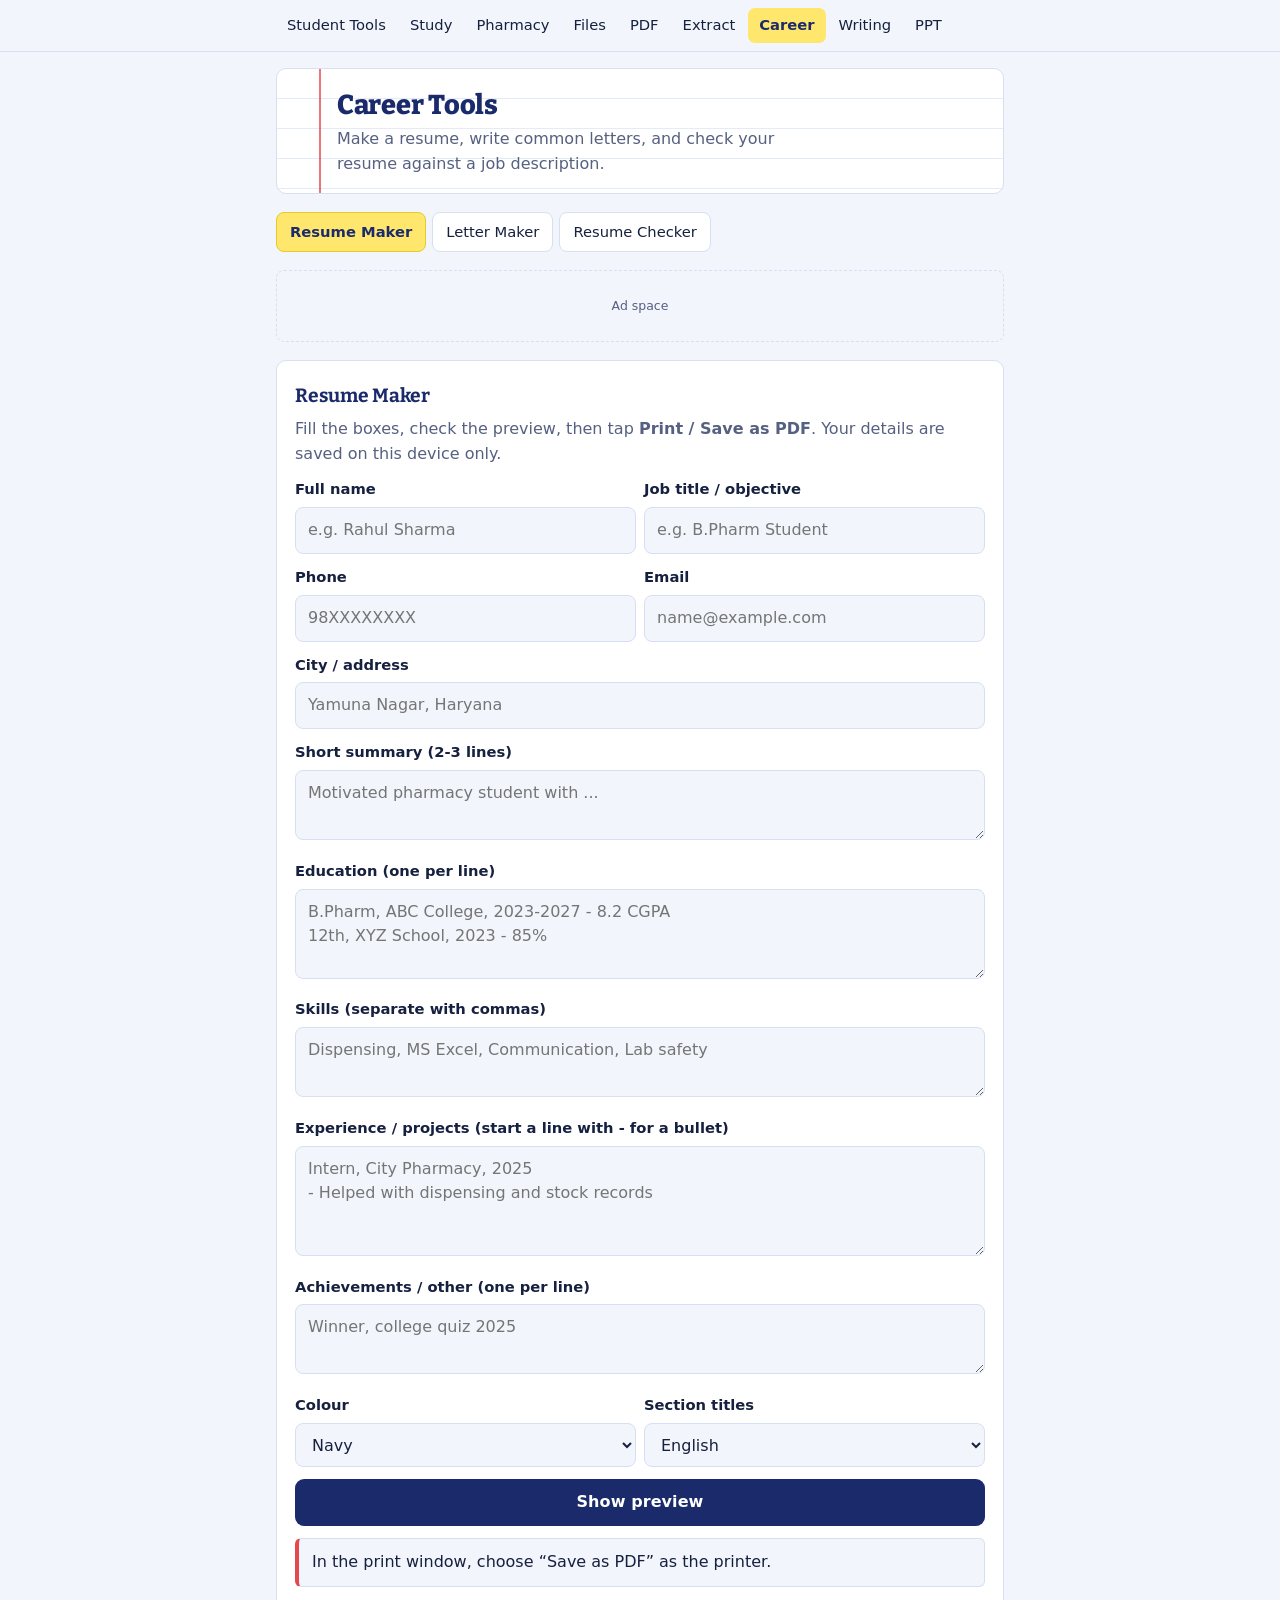
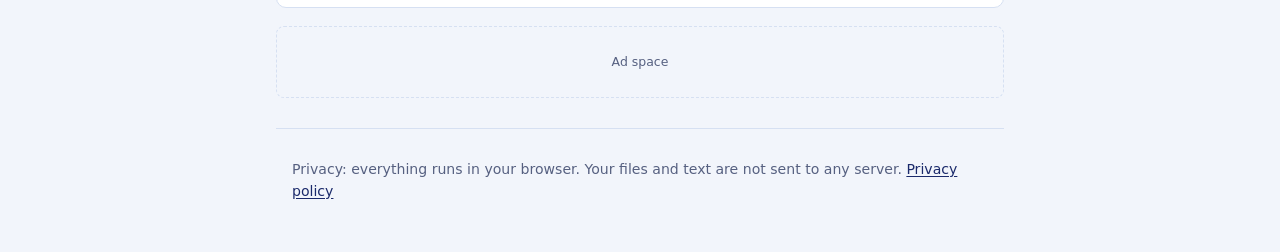
<file: career.html>
<!doctype html>
<html lang="en">
<head>
<meta charset="utf-8">
<meta name="viewport" content="width=device-width, initial-scale=1">
<title>Free Resume Maker, Letter Maker and Resume Checker for Students</title>
<meta name="description" content="Free resume maker, cover letter, leave application and internship letter templates, and a simple resume checker. Works in your browser; nothing is uploaded.">
<style>
  :root{--bg:#f6f7fb;--card:#fff;--text:#1d2433;--muted:#5d6678;--accent:#5f3dc4;--accent-d:#4a2fa0;--line:#e1e5ee;--warn:#fff4e0;--warn-t:#7a4a00;--good:#1a8f4d;--bad:#d33;}
  @media (prefers-color-scheme:dark){:root{--bg:#12151c;--card:#1b2029;--text:#e8ecf4;--muted:#9aa4b8;--accent:#b197fc;--accent-d:#cdbcff;--line:#2b3240;--warn:#3a2d12;--warn-t:#ffd58a;--good:#4cd48a;--bad:#ff7a7a;}}
  *{box-sizing:border-box}
  body{margin:0;background:var(--bg);color:var(--text);font:16px/1.5 system-ui,-apple-system,Segoe UI,Roboto,sans-serif}
  header,main,footer,nav{max-width:760px;margin:0 auto;padding:0 16px}
  nav{padding-top:14px;font-size:.92rem}
  nav a{margin-right:12px;display:inline-block}
  header{padding-top:14px;padding-bottom:8px}
  h1{margin:0 0 4px;font-size:1.6rem}
  h3{margin:18px 0 4px;font-size:1rem}
  .sub{color:var(--muted);margin:0}
  .tabs{display:flex;gap:8px;flex-wrap:wrap;margin:16px 0 12px}
  .tab{border:1px solid var(--line);background:var(--card);color:var(--text);padding:9px 12px;border-radius:10px;font:inherit;font-size:.92rem;cursor:pointer}
  .tab[aria-selected="true"]{background:var(--accent);border-color:var(--accent);color:#fff}
  .card{background:var(--card);border:1px solid var(--line);border-radius:14px;padding:18px;margin-bottom:16px}
  .card h2{margin:0 0 4px;font-size:1.15rem}
  label{display:block;margin:12px 0 6px;font-weight:600;font-size:.92rem}
  label.inl{display:flex;gap:8px;align-items:center;font-weight:400}
  input,select,textarea{width:100%;padding:10px;border:1px solid var(--line);border-radius:8px;background:var(--bg);color:var(--text);font:inherit}
  input[type=checkbox]{width:auto}
  input[type=range]{padding:0}
  textarea{min-height:120px;resize:vertical}
  .row{display:grid;grid-template-columns:1fr 1fr;gap:8px}
  .row3{display:grid;grid-template-columns:1fr 1fr 1fr;gap:8px}
  button.go{margin-top:12px;background:var(--accent);color:#fff;border:0;padding:11px 16px;border-radius:10px;font:inherit;font-weight:600;cursor:pointer;width:100%}
  button.go:hover{background:var(--accent-d)}
  button.alt{background:var(--card);color:var(--text);border:1px solid var(--line)}
  button.go:disabled{opacity:.6;cursor:wait}
  .res{margin-top:12px;padding:10px 12px;border:1px solid var(--line);border-radius:8px;word-break:break-word;min-height:20px;white-space:pre-wrap}
  .warn{margin:12px 0;padding:10px 12px;border-radius:8px;background:var(--warn);color:var(--warn-t);font-size:.92rem}
  .item{border:1px solid var(--line);border-radius:10px;padding:10px 12px;margin-top:8px;word-break:break-word}
  .item .t{font-weight:600}
  code{background:var(--bg);padding:1px 5px;border-radius:4px;border:1px solid var(--line)}
  a{color:var(--accent)}
  footer{padding-top:8px;padding-bottom:32px;color:var(--muted);font-size:.88rem}
  .ad{margin:16px 0;min-height:90px;border:1px dashed var(--line);border-radius:10px;display:flex;align-items:center;justify-content:center;color:var(--muted);font-size:.85rem}
  [hidden]{display:none!important}
  #print-area{display:none}
  @media print{
    @page{margin:14mm}
    body.printing>*:not(#print-area){display:none!important}
    body.printing #print-area{display:block!important;color:#000;background:#fff;font:11pt/1.45 system-ui,Arial,sans-serif}
    body.printing{background:#fff}
  }
</style>
<link rel="preconnect" href="https://fonts.googleapis.com"><link rel="preconnect" href="https://fonts.gstatic.com" crossorigin>
<link rel="stylesheet" href="https://fonts.googleapis.com/css2?family=Bitter:wght@500;700&display=swap">
<link rel="icon" href="data:image/svg+xml,%3Csvg xmlns=%27http://www.w3.org/2000/svg%27 viewBox=%270 0 64 64%27%3E%3Crect width=%2764%27 height=%2764%27 rx=%2714%27 fill=%27%231b2a6b%27/%3E%3Crect x=%2714%27 y=%2726%27 width=%2736%27 height=%2712%27 fill=%27%23ffe66d%27/%3E%3C/svg%3E">
<link rel="stylesheet" href="site.css">
</head>
<body>
<nav><a href="index.html">Student Tools</a><a href="study.html">Study</a><a href="pharmacy.html">Pharmacy</a><a href="files.html">Files</a><a href="pdf.html">PDF</a><a href="extract.html">Extract</a><a href="career.html">Career</a><a href="writing.html">Writing</a><a href="ppt.html">PPT</a></nav>
<header>
  <h1>Career Tools</h1>
  <p class="sub">Make a resume, write common letters, and check your resume against a job description.</p>
</header>

<main>
  <div class="tabs" role="tablist">
    <button class="tab" role="tab" aria-selected="true" data-tab="res">Resume Maker</button>
    <button class="tab" role="tab" aria-selected="false" data-tab="let">Letter Maker</button>
    <button class="tab" role="tab" aria-selected="false" data-tab="chk">Resume Checker</button>
  </div>

  <!-- AD SLOT 1: paste your ad code here after your ad account is approved -->
  <div class="ad">Ad space</div>

  <section class="card" id="tab-res">
    <h2>Resume Maker</h2>
    <p class="sub">Fill the boxes, check the preview, then tap <b>Print / Save as PDF</b>. Your details are saved on this device only.</p>
    <div class="row">
      <div><label for="r-name">Full name</label><input id="r-name" type="text" placeholder="e.g. Rahul Sharma"></div>
      <div><label for="r-title">Job title / objective</label><input id="r-title" type="text" placeholder="e.g. B.Pharm Student"></div>
    </div>
    <div class="row">
      <div><label for="r-phone">Phone</label><input id="r-phone" type="text" placeholder="98XXXXXXXX"></div>
      <div><label for="r-email">Email</label><input id="r-email" type="email" placeholder="name@example.com"></div>
    </div>
    <label for="r-city">City / address</label><input id="r-city" type="text" placeholder="Yamuna Nagar, Haryana">
    <label for="r-sum">Short summary (2-3 lines)</label><textarea id="r-sum" placeholder="Motivated pharmacy student with ..." style="min-height:70px"></textarea>
    <label for="r-edu">Education (one per line)</label><textarea id="r-edu" placeholder="B.Pharm, ABC College, 2023-2027 - 8.2 CGPA&#10;12th, XYZ School, 2023 - 85%" style="min-height:90px"></textarea>
    <label for="r-skills">Skills (separate with commas)</label><textarea id="r-skills" placeholder="Dispensing, MS Excel, Communication, Lab safety" style="min-height:60px"></textarea>
    <label for="r-exp">Experience / projects (start a line with - for a bullet)</label><textarea id="r-exp" placeholder="Intern, City Pharmacy, 2025&#10;- Helped with dispensing and stock records" style="min-height:110px"></textarea>
    <label for="r-ach">Achievements / other (one per line)</label><textarea id="r-ach" placeholder="Winner, college quiz 2025" style="min-height:70px"></textarea>
    <div class="row">
      <div><label for="r-color">Colour</label><select id="r-color"><option value="#1f3a5f">Navy</option><option value="#111111">Black</option><option value="#0b6b4f">Green</option><option value="#8a1c3d">Maroon</option></select></div>
      <div><label for="r-lang">Section titles</label><select id="r-lang"><option value="en">English</option></select></div>
    </div>
    <button class="go" id="r-prev">Show preview</button>
    <div id="r-box" class="item" style="background:#fff;color:#000;padding:18px" hidden></div>
    <button class="go" id="r-print" hidden>Print / Save as PDF</button>
    <div class="res" id="r-msg">In the print window, choose “Save as PDF” as the printer.</div>
  </section>

  <section class="card" id="tab-let" hidden>
    <h2>Letter Maker</h2>
    <p class="sub">Choose a letter type, fill in the boxes and get a ready letter you can edit, copy, or save as PDF.</p>
    <label for="l-type">Letter type</label>
    <select id="l-type">
      <option value="leave">Leave application (to Principal / HOD)</option>
      <option value="cover">Job cover letter</option>
      <option value="intern">Internship application</option>
      <option value="cert">Request for a certificate (bonafide / character / other)</option>
    </select>
    <div class="row">
      <div><label for="l-name">Your name</label><input id="l-name" type="text" placeholder="Rahul Sharma"></div>
      <div><label for="l-class">Class / roll no. / course (optional)</label><input id="l-class" type="text" placeholder="B.Pharm 3rd year, Roll 21"></div>
    </div>
    <label for="l-addr">Your address (optional)</label><textarea id="l-addr" placeholder="Village/Street, City, PIN" style="min-height:50px"></textarea>
    <div class="row">
      <div><label for="l-to">Send to (designation)</label><input id="l-to" type="text" placeholder="The Principal"></div>
      <div><label for="l-org">Institute / company name</label><input id="l-org" type="text" placeholder="ABC College of Pharmacy"></div>
    </div>
    <label for="l-place">Place of institute / company (optional)</label><input id="l-place" type="text" placeholder="Yamuna Nagar">
    <div id="l-extra"></div>
    <button class="go" id="l-go">Make letter</button>
    <label for="l-out">Your letter (you can edit it)</label>
    <textarea id="l-out" style="min-height:300px"></textarea>
    <div class="row">
      <button class="go alt" id="l-copy">Copy</button>
      <button class="go" id="l-print">Print / Save as PDF</button>
    </div>
  </section>

  <section class="card" id="tab-chk" hidden>
    <h2>Resume Checker</h2>
    <div class="warn">This is a simple <strong>keyword and basics</strong> check against a job description. It is not a real ATS score and cannot judge quality. Use it as a quick guide only.</div>
    <label for="c-res">Paste your resume text</label>
    <textarea id="c-res" style="min-height:160px"></textarea>
    <label for="c-jd">Paste the job description (optional, for keyword match)</label>
    <textarea id="c-jd" style="min-height:130px"></textarea>
    <button class="go" id="c-go">Check resume</button>
    <div class="res" id="c-out"></div>
  </section>

  <!-- AD SLOT 2 -->
  <div class="ad">Ad space</div>
</main>

<footer><p>Privacy: everything runs in your browser. Your files and text are not sent to any server. <a href="privacy.html">Privacy policy</a></p></footer>
<div id="print-area"></div>


<script>
(function(){

  var $=function(id){return document.getElementById(id);};
  function setMsg(id,t,err){var e=$(id);e.textContent=t;e.style.color=err?'#d33':'';}
  function baseName(n){return n.replace(/\.[^.]+$/,'');}
  function downloadBlob(blob,name){var a=document.createElement('a');a.href=URL.createObjectURL(blob);a.download=name;document.body.appendChild(a);a.click();a.remove();}
  function fmtSize(n){return n>=1048576?(n/1048576).toFixed(2)+' MB':Math.max(1,Math.round(n/1024))+' KB';}
  function copyText(t,done){if(navigator.clipboard&&navigator.clipboard.writeText){navigator.clipboard.writeText(t).then(done,function(){prompt('Copy this:',t);});}else{prompt('Copy this:',t);}}
  function loadImage(file){return new Promise(function(res,rej){var u=URL.createObjectURL(file),im=new Image();im.onload=function(){URL.revokeObjectURL(u);res(im);};im.onerror=function(){URL.revokeObjectURL(u);rej(new Error('Could not read this image.'));};im.src=u;});}
  function store(k,v){try{localStorage.setItem(k,JSON.stringify(v));}catch(e){}}
  function load(k,d){try{var s=localStorage.getItem(k);return s?JSON.parse(s):d;}catch(e){return d;}}
  var tabs=document.querySelectorAll('.tab');
  tabs.forEach(function(t){t.addEventListener('click',function(){tabs.forEach(function(x){var on=x===t;x.setAttribute('aria-selected',on?'true':'false');$('tab-'+x.dataset.tab).hidden=!on;});});});

  var td=function(){var d=new Date();return d.getDate()+' '+['January','February','March','April','May','June','July','August','September','October','November','December'][d.getMonth()]+' '+d.getFullYear();};
  function el(tag,text,css){var e=document.createElement(tag);if(text!==undefined&&text!==null)e.textContent=text;if(css)e.style.cssText=css;return e;}
  function printNode(node){
    var pa=$('print-area');pa.innerHTML='';pa.appendChild(node.cloneNode(true));
    document.body.classList.add('printing');window.print();
    setTimeout(function(){document.body.classList.remove('printing');},500);
  }
  window.addEventListener('afterprint',function(){document.body.classList.remove('printing');});

  // ================= RESUME MAKER =================
  var RF=['r-name','r-title','r-phone','r-email','r-city','r-sum','r-edu','r-skills','r-exp','r-ach','r-color'];
  var saved=load('cr_resume',{});RF.forEach(function(id){if(saved[id]!==undefined)$(id).value=saved[id];});
  function lines(t){return t.split('\n').map(function(l){return l.trim();}).filter(Boolean);}
  function buildResume(v){
    var col=v['r-color']||'#1f3a5f',root=el('div','','font-family:Arial,Helvetica,sans-serif;font-size:11pt;line-height:1.45;color:#000;');
    root.appendChild(el('div',v['r-name']||'Your Name','font-size:22pt;font-weight:700;color:'+col+';'));
    if(v['r-title'])root.appendChild(el('div',v['r-title'],'font-size:12pt;margin-top:2px;'));
    var contact=[v['r-phone'],v['r-email'],v['r-city']].filter(Boolean).join('  |  ');
    if(contact)root.appendChild(el('div',contact,'font-size:10pt;margin-top:4px;color:#333;'));
    function section(title){
      var h=el('div',title.toUpperCase(),'font-weight:700;font-size:11pt;color:'+col+';border-bottom:2px solid '+col+';margin:14px 0 6px;padding-bottom:2px;letter-spacing:.5px;');
      root.appendChild(h);
    }
    if(v['r-sum']&&v['r-sum'].trim()){section('Summary');root.appendChild(el('div',v['r-sum'].trim()));}
    var edu=lines(v['r-edu']||'');if(edu.length){section('Education');edu.forEach(function(l){root.appendChild(el('div',l,'margin-bottom:3px;'));});}
    var sk=(v['r-skills']||'').split(',').map(function(s){return s.trim();}).filter(Boolean);if(sk.length){section('Skills');root.appendChild(el('div',sk.join('  •  ')));}
    var ex=lines(v['r-exp']||'');
    if(ex.length){section('Experience / Projects');ex.forEach(function(l){
      if(/^[-•*]\s*/.test(l))root.appendChild(el('div','•  '+l.replace(/^[-•*]\s*/,''),'margin-left:14px;text-indent:-12px;padding-left:12px;'));
      else root.appendChild(el('div',l,'font-weight:700;margin-top:6px;'));
    });}
    var ac=lines(v['r-ach']||'');if(ac.length){section('Achievements');ac.forEach(function(l){root.appendChild(el('div','•  '+l.replace(/^[-•*]\s*/,''),'margin-left:14px;text-indent:-12px;padding-left:12px;'));});}
    return root;
  }
  window.__buildResume=buildResume;
  function resumeValues(){var v={};RF.forEach(function(id){v[id]=$(id).value;});return v;}
  RF.forEach(function(id){$(id).addEventListener('input',function(){store('cr_resume',resumeValues());});});
  $('r-prev').addEventListener('click',function(){
    var v=resumeValues();
    if(!v['r-name'].trim()){setMsg('r-msg','Please type your name first.',true);return;}
    var box=$('r-box');box.innerHTML='';box.appendChild(buildResume(v));box.hidden=false;$('r-print').hidden=false;
    setMsg('r-msg','Check the preview. In the print window, choose “Save as PDF” as the printer.');
  });
  $('r-print').addEventListener('click',function(){printNode($('r-box'));});

  // ================= LETTER MAKER =================
  var EXTRA={
    leave:[['x-from','Leave from (date)','date'],['x-till','Leave till (date)','date'],['x-reason','Reason for leave','text','e.g. fever / family function']],
    cover:[['x-pos','Post you are applying for','text','e.g. Pharmacy Assistant'],['x-skills','Your key skills or qualification','text','e.g. B.Pharm, dispensing, MS Excel'],['x-why','Why you want this job (one line)','text','']],
    intern:[['x-field','Field / department','text','e.g. Production / Quality Control'],['x-dur','Duration','text','e.g. 4 weeks in June 2027'],['x-why','Why you want this internship (one line)','text','']],
    cert:[['x-cert','Certificate needed','text','e.g. Bonafide certificate'],['x-purpose','Purpose','text','e.g. scholarship application']]
  };
  function renderExtra(){
    var box=$('l-extra');box.innerHTML='';
    EXTRA[$('l-type').value].forEach(function(f){
      var lab=el('label',f[1]);lab.htmlFor=f[0];var inp=document.createElement('input');inp.id=f[0];inp.type=f[2];if(f[3])inp.placeholder=f[3];
      box.appendChild(lab);box.appendChild(inp);
    });
  }
  $('l-type').addEventListener('change',renderExtra);renderExtra();
  function dmy(s){if(!s)return '';var p=s.split('-');return p.length===3?p[2]+'-'+p[1]+'-'+p[0]:s;}
  function days(a,b){if(!a||!b)return 0;return Math.round((new Date(b)-new Date(a))/86400000)+1;}
  function makeLetter(type,v){
    var name=v.name||'[Your name]',to=v.to||'The Principal',org=v.org||'[Institute / company]',L=[];
    var from=['From,',name];if(v.cls)from.push(v.cls);if(v.addr)from.push(v.addr);
    L=L.concat(from,['','Date: '+(v.date||td()),'','To,',to,org]);if(v.place)L.push(v.place);L.push('');
    var subj,body;
    if(type==='leave'){
      var n=days(v.x['x-from'],v.x['x-till']);
      subj='Application for leave';
      body='I respectfully state that I am unable to attend '+(v.cls?'my classes ':'college ')+(v.x['x-from']?'from '+dmy(v.x['x-from'])+(v.x['x-till']?' to '+dmy(v.x['x-till'])+(n>0?' ('+n+' day'+(n>1?'s':'')+')':''):''):'')+(v.x['x-reason']?' due to '+v.x['x-reason']:'')+'.\n\nI kindly request you to grant me leave for the above period. I will complete the missed work after returning.';
    }else if(type==='cover'){
      subj='Application for the post of '+(v.x['x-pos']||'[post]');
      body='I am writing to apply for the post of '+(v.x['x-pos']||'[post]')+' at '+org+'.'+(v.x['x-skills']?' I have '+v.x['x-skills']+', which I believe suits this role.':'')+(v.x['x-why']?' '+v.x['x-why'].replace(/\.?$/,'.'):'')+'\n\nI am hardworking, willing to learn, and committed to doing my duties responsibly. My resume is attached for your kind consideration. I would be grateful for an opportunity to meet you for an interview.';
    }else if(type==='intern'){
      subj='Application for internship'+(v.x['x-field']?' in '+v.x['x-field']:'');
      body='I am a student'+(v.cls?' of '+v.cls:'')+' and I wish to do an internship'+(v.x['x-field']?' in the field of '+v.x['x-field']:'')+' at '+org+(v.x['x-dur']?' for '+v.x['x-dur']:'')+'.'+(v.x['x-why']?' '+v.x['x-why'].replace(/\.?$/,'.'):'')+'\n\nI am eager to learn and will follow all rules of your organisation. I request you to kindly give me this opportunity. I will be thankful to you.';
    }else{
      subj='Request for '+(v.x['x-cert']||'certificate');
      body='I am a student'+(v.cls?' of '+v.cls:'')+' of your institution. I kindly request you to issue me a '+(v.x['x-cert']||'certificate')+(v.x['x-purpose']?' as I need it for '+v.x['x-purpose']:'')+'.\n\nI shall be very thankful to you for this kind help.';
    }
    L.push('Subject: '+subj,'',(type==='cover'||type==='intern')?'Respected Sir/Madam,':'Respected Sir/Madam,','',body,'','Thanking you.','','Yours faithfully,',name);
    if(v.cls)L.push(v.cls);
    return L.join('\n');
  }
  window.__makeLetter=makeLetter;
  $('l-go').addEventListener('click',function(){
    var x={};(EXTRA[$('l-type').value]).forEach(function(f){x[f[0]]=$(f[0]).value.trim();});
    var v={name:$('l-name').value.trim(),cls:$('l-class').value.trim(),addr:$('l-addr').value.trim(),to:$('l-to').value.trim(),org:$('l-org').value.trim(),place:$('l-place').value.trim(),x:x};
    $('l-out').value=makeLetter($('l-type').value,v);
  });
  $('l-copy').addEventListener('click',function(){var b=this;copyText($('l-out').value,function(){b.textContent='Copied!';setTimeout(function(){b.textContent='Copy';},1500);});});
  $('l-print').addEventListener('click',function(){
    if(!$('l-out').value.trim())return;
    var d=el('div',$('l-out').value,'white-space:pre-wrap;font-family:Arial,Helvetica,sans-serif;font-size:12pt;line-height:1.6;');printNode(d);
  });

  // ================= RESUME CHECKER =================
  var STOP='a an and are as at be been but by can do for from had has have he her his how i if in into is it its may more most must not of on or our out she so some such than that the their them then there these they this to up us use used using was we were what when which who will with would you your about also any all each other new per etc job role work works working team looking required requirements responsibilities ability candidate experience years year skills strong good well plus including preferred knowledge understanding need needs key must should great excellent ideal like looking'.split(' ');
  var stopSet={};STOP.forEach(function(w){stopSet[w]=1;});
  function keywords(t,n){
    var freq={};(t.toLowerCase().match(/[a-z][a-z0-9+#.\-]{2,}/g)||[]).forEach(function(w){w=w.replace(/[.\-]+$/,'');if(w.length<3||stopSet[w])return;freq[w]=(freq[w]||0)+1;});
    return Object.keys(freq).sort(function(a,b){return freq[b]-freq[a]||b.length-a.length;}).slice(0,n);
  }
  function checkResume(res,jd){
    var r=res.toLowerCase(),words=(res.match(/\S+/g)||[]).length,out=[],ok=0,tot=0;
    function chk(c,good,bad){tot++;if(c)ok++;out.push((c?'✓ ':'✗ ')+(c?good:bad));}
    chk(/[\w.+-]+@[\w-]+\.[\w.]+/.test(res),'Email found','No email address found');
    chk(/(?:\+?91[\s-]?)?[6-9]\d{9}/.test(res.replace(/[\s-]/g,'')),'Phone number found','No 10-digit phone number found');
    chk(/education|qualification|b\.?\s?pharm|d\.?\s?pharm|m\.?\s?pharm|degree|school|college|university/.test(r),'Education section found','No education details found');
    chk(/skills?|technical|competenc/.test(r),'Skills mentioned','No skills section found');
    chk(/experience|intern|project|training|work/.test(r),'Experience / projects / training mentioned','No experience, projects or training mentioned');
    chk(words>=150&&words<=900,'Length looks fine ('+words+' words)','Length: '+words+' words — usually 150 to 700 words works best for a student resume');
    var res2={lines:out,basics:ok+'/'+tot,jd:null};
    if(jd&&jd.trim()){
      var kws=keywords(jd,25),have=kws.filter(function(k){return r.indexOf(k)>-1;}),miss=kws.filter(function(k){return r.indexOf(k)<0;});
      res2.jd={pct:kws.length?Math.round(have.length/kws.length*100):0,have:have,miss:miss,n:kws.length};
    }
    return res2;
  }
  window.__checkResume=checkResume;
  $('c-go').addEventListener('click',function(){
    var res=$('c-res').value;if(!res.trim()){setMsg('c-out','Please paste your resume text first.',true);return;}
    var r=checkResume(res,$('c-jd').value),t='Basics checked: '+r.basics+'\n'+r.lines.join('\n');
    if(r.jd)t+='\n\nKeyword match with the job description: '+r.jd.pct+'% ('+r.jd.have.length+' of the '+r.jd.n+' main words found)\nFound: '+(r.jd.have.join(', ')||'none')+'\nMissing (add only if they are true for you): '+(r.jd.miss.join(', ')||'none');
    setMsg('c-out',t);
  });

})();
</script>
<script src="site.js"></script>
</body>
</html>
</file>
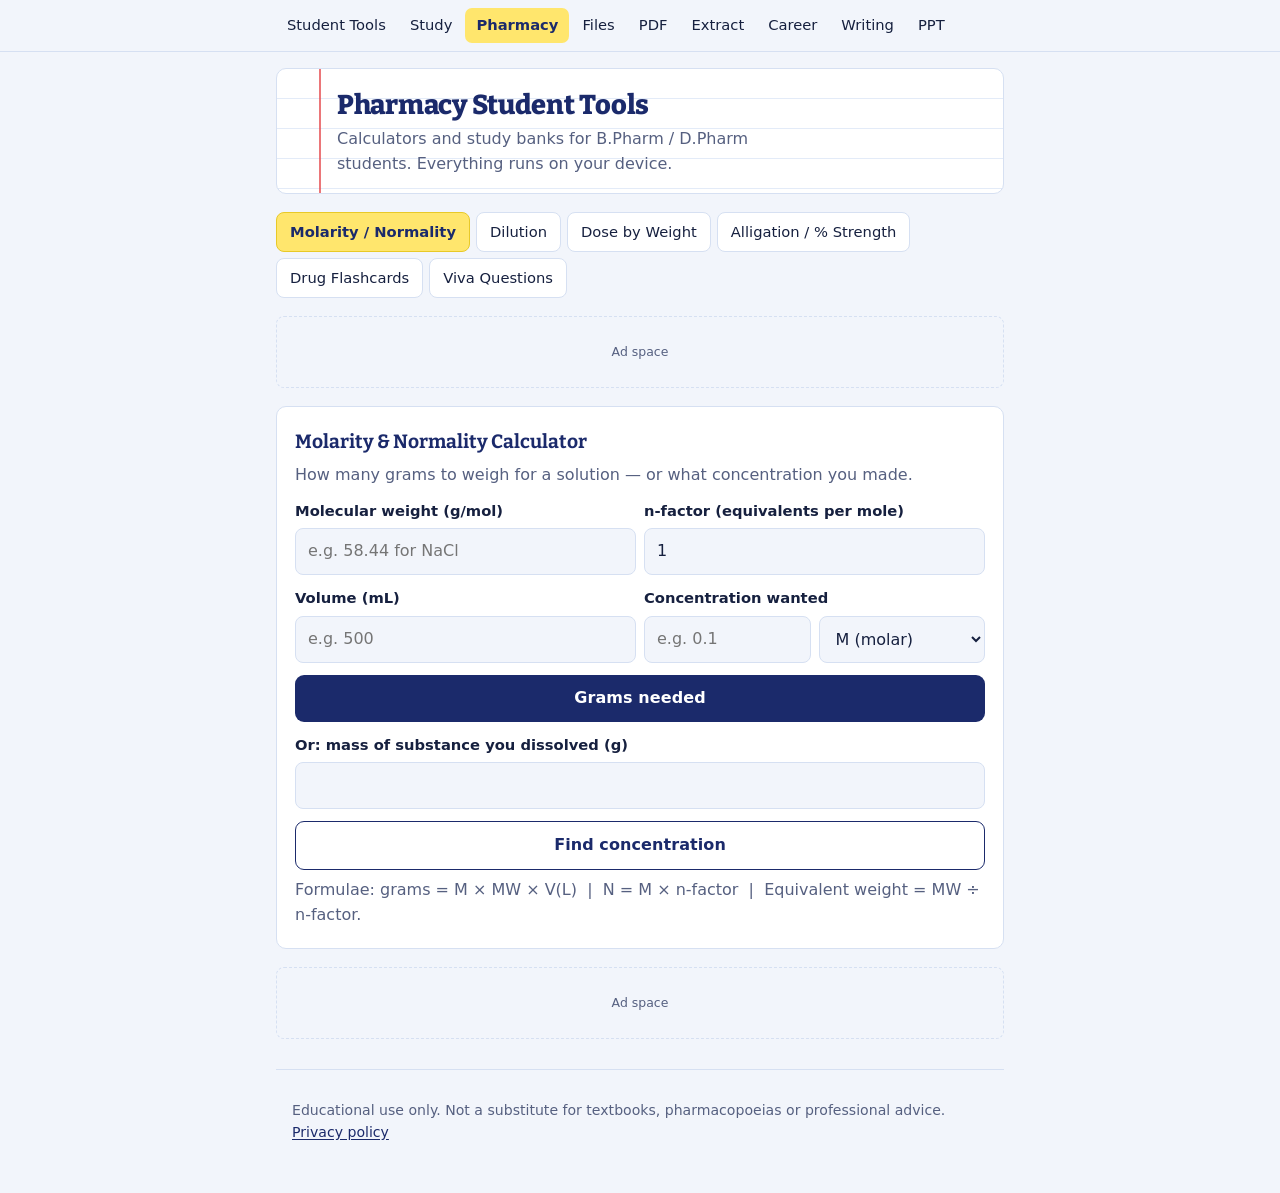
<file: pharmacy.html>
<!doctype html>
<html lang="en">
<head>
<meta charset="utf-8">
<meta name="viewport" content="width=device-width, initial-scale=1">
<title>Pharmacy Student Tools</title>
<meta name="description" content="Free pharmacy student tools: molarity, normality and dilution calculator, dose by weight, alligation and percentage strength, drug flashcards and a viva question bank.">
<style>
  :root{--bg:#f6f7fb;--card:#fff;--text:#1d2433;--muted:#5d6678;--accent:#7a4fe0;--accent-d:#5f38c2;--line:#e1e5ee;--warn:#fff4e0;--warn-t:#7a4a00;}
  @media (prefers-color-scheme:dark){:root{--bg:#12151c;--card:#1b2029;--text:#e8ecf4;--muted:#9aa4b8;--accent:#9b7bff;--accent-d:#b9a2ff;--line:#2b3240;--warn:#3a2d12;--warn-t:#ffd58a;}}
  *{box-sizing:border-box}
  body{margin:0;background:var(--bg);color:var(--text);font:16px/1.5 system-ui,-apple-system,Segoe UI,Roboto,sans-serif}
  header,main,footer,nav{max-width:760px;margin:0 auto;padding:0 16px}
  nav{padding-top:14px;font-size:.92rem}
  nav a{margin-right:12px;display:inline-block}
  header{padding-top:14px;padding-bottom:8px}
  h1{margin:0 0 4px;font-size:1.6rem}
  h3{margin:18px 0 4px;font-size:1rem}
  .sub{color:var(--muted);margin:0}
  .tabs{display:flex;gap:8px;flex-wrap:wrap;margin:16px 0 12px}
  .tab{border:1px solid var(--line);background:var(--card);color:var(--text);padding:9px 12px;border-radius:10px;font:inherit;font-size:.92rem;cursor:pointer}
  .tab[aria-selected="true"]{background:var(--accent);border-color:var(--accent);color:#fff}
  .card{background:var(--card);border:1px solid var(--line);border-radius:14px;padding:18px;margin-bottom:16px}
  .card h2{margin:0 0 4px;font-size:1.15rem}
  label{display:block;margin:12px 0 6px;font-weight:600;font-size:.92rem}
  input,select,textarea{width:100%;padding:10px;border:1px solid var(--line);border-radius:8px;background:var(--bg);color:var(--text);font:inherit}
  textarea{min-height:80px;resize:vertical}
  .row{display:grid;grid-template-columns:1fr 1fr;gap:8px}
  .row3{display:grid;grid-template-columns:1fr 1fr 1fr;gap:8px}
  button.go{margin-top:12px;background:var(--accent);color:#fff;border:0;padding:11px 16px;border-radius:10px;font:inherit;font-weight:600;cursor:pointer;width:100%}
  button.go:hover{background:var(--accent-d)}
  button.alt{background:var(--card);color:var(--text);border:1px solid var(--line)}
  .res{margin-top:12px;padding:10px 12px;border:1px solid var(--line);border-radius:8px;word-break:break-word;min-height:20px;white-space:pre-wrap}
  .warn{margin:12px 0;padding:10px 12px;border-radius:8px;background:var(--warn);color:var(--warn-t);font-size:.92rem}
  .flash{margin-top:12px;min-height:150px;border:2px solid var(--accent);border-radius:14px;display:flex;align-items:center;justify-content:center;text-align:center;padding:18px;font-size:1.2rem;cursor:pointer;user-select:none}
  .qa{border:1px solid var(--line);border-radius:10px;padding:10px 12px;margin-top:8px}
  .qa b{display:block}
  .qa .ans{margin-top:6px;color:var(--muted)}
  .tag{font-size:.78rem;color:var(--accent);font-weight:600}
  a{color:var(--accent)}
  footer{padding-top:8px;padding-bottom:32px;color:var(--muted);font-size:.88rem}
  .ad{margin:16px 0;min-height:90px;border:1px dashed var(--line);border-radius:10px;display:flex;align-items:center;justify-content:center;color:var(--muted);font-size:.85rem}
  [hidden]{display:none!important}
</style>
<link rel="preconnect" href="https://fonts.googleapis.com"><link rel="preconnect" href="https://fonts.gstatic.com" crossorigin>
<link rel="stylesheet" href="https://fonts.googleapis.com/css2?family=Bitter:wght@500;700&display=swap">
<link rel="icon" href="data:image/svg+xml,%3Csvg xmlns=%27http://www.w3.org/2000/svg%27 viewBox=%270 0 64 64%27%3E%3Crect width=%2764%27 height=%2764%27 rx=%2714%27 fill=%27%231b2a6b%27/%3E%3Crect x=%2714%27 y=%2726%27 width=%2736%27 height=%2712%27 fill=%27%23ffe66d%27/%3E%3C/svg%3E">
<link rel="stylesheet" href="site.css">
</head>
<body>
<nav><a href="index.html">Student Tools</a><a href="study.html">Study</a><a href="pharmacy.html">Pharmacy</a><a href="files.html">Files</a><a href="pdf.html">PDF</a><a href="extract.html">Extract</a><a href="career.html">Career</a><a href="writing.html">Writing</a><a href="ppt.html">PPT</a></nav>
<header>
  <h1>Pharmacy Student Tools</h1>
  <p class="sub">Calculators and study banks for B.Pharm / D.Pharm students. Everything runs on your device.</p>
</header>

<main>
  <div class="tabs" role="tablist" id="tabs">
    <button class="tab" role="tab" aria-selected="true" data-tab="sol">Molarity / Normality</button>
    <button class="tab" role="tab" aria-selected="false" data-tab="dil">Dilution</button>
    <button class="tab" role="tab" aria-selected="false" data-tab="dose">Dose by Weight</button>
    <button class="tab" role="tab" aria-selected="false" data-tab="allig">Alligation / % Strength</button>
    <button class="tab" role="tab" aria-selected="false" data-tab="flash">Drug Flashcards</button>
    <button class="tab" role="tab" aria-selected="false" data-tab="viva">Viva Questions</button>
  </div>

  <!-- AD SLOT 1 -->
  <div class="ad">Ad space</div>

  <!-- Molarity / Normality -->
  <section class="card" id="tab-sol">
    <h2>Molarity &amp; Normality Calculator</h2>
    <p class="sub">How many grams to weigh for a solution — or what concentration you made.</p>
    <div class="row">
      <div><label for="s-mw">Molecular weight (g/mol)</label><input id="s-mw" type="number" step="any" min="0" placeholder="e.g. 58.44 for NaCl"></div>
      <div><label for="s-n">n-factor (equivalents per mole)</label><input id="s-n" type="number" step="any" min="0" value="1"></div>
    </div>
    <div class="row">
      <div><label for="s-v">Volume (mL)</label><input id="s-v" type="number" step="any" min="0" placeholder="e.g. 500"></div>
      <div><label for="s-c">Concentration wanted</label>
        <div class="row"><input id="s-c" type="number" step="any" min="0" placeholder="e.g. 0.1"><select id="s-u"><option value="M">M (molar)</option><option value="N">N (normal)</option></select></div>
      </div>
    </div>
    <button class="go" id="s-go1">Grams needed</button>
    <label for="s-m">Or: mass of substance you dissolved (g)</label>
    <input id="s-m" type="number" step="any" min="0">
    <button class="go alt" id="s-go2">Find concentration</button>
    <div class="res" id="s-res"></div>
    <p class="sub" style="margin-top:8px">Formulae: grams = M × MW × V(L) &nbsp;|&nbsp; N = M × n-factor &nbsp;|&nbsp; Equivalent weight = MW ÷ n-factor.</p>
  </section>

  <!-- Dilution -->
  <section class="card" id="tab-dil" hidden>
    <h2>Dilution Calculator (C₁V₁ = C₂V₂)</h2>
    <p class="sub">Fill any <strong>three</strong> boxes and leave one empty. Use the same unit for both concentrations and both volumes.</p>
    <div class="row">
      <div><label for="d-c1">C₁ (stock concentration)</label><input id="d-c1" type="number" step="any" min="0"></div>
      <div><label for="d-v1">V₁ (stock volume needed)</label><input id="d-v1" type="number" step="any" min="0"></div>
    </div>
    <div class="row">
      <div><label for="d-c2">C₂ (final concentration)</label><input id="d-c2" type="number" step="any" min="0"></div>
      <div><label for="d-v2">V₂ (final volume)</label><input id="d-v2" type="number" step="any" min="0"></div>
    </div>
    <button class="go" id="d-go">Calculate</button>
    <div class="res" id="d-res"></div>
  </section>

  <!-- Dose by weight -->
  <section class="card" id="tab-dose" hidden>
    <h2>Dose-by-Weight Calculator</h2>
    <div class="warn"><strong>For learning only.</strong> Do not use this to dose a real patient. Always check the dose with a doctor, pharmacist or an approved reference (drug label, pharmacopoeia, formulary).</div>
    <div class="row">
      <div><label for="o-w">Body weight (kg)</label><input id="o-w" type="number" step="any" min="0"></div>
      <div><label for="o-d">Dose (mg per kg per dose)</label><input id="o-d" type="number" step="any" min="0"></div>
    </div>
    <div class="row">
      <div><label for="o-f">Doses per day</label><input id="o-f" type="number" min="1" step="1" value="1"></div>
      <div><label for="o-c">Liquid strength (mg per mL) — optional</label><input id="o-c" type="number" step="any" min="0" placeholder="e.g. 24 for 120 mg/5 mL"></div>
    </div>
    <div class="row">
      <div><label for="o-mx">Max single dose (mg) — optional</label><input id="o-mx" type="number" step="any" min="0"></div>
      <div><label for="o-md">Max daily dose (mg) — optional</label><input id="o-md" type="number" step="any" min="0"></div>
    </div>
    <button class="go" id="o-go">Calculate</button>
    <div class="res" id="o-res"></div>
  </section>

  <!-- Alligation -->
  <section class="card" id="tab-allig" hidden>
    <h2>Alligation &amp; Percentage Strength</h2>

    <h3>1. Alligation alternate (mixing two strengths to get a third)</h3>
    <div class="row3">
      <div><label for="a-h">Higher strength (%)</label><input id="a-h" type="number" step="any" min="0"></div>
      <div><label for="a-l">Lower strength (%)</label><input id="a-l" type="number" step="any" min="0"></div>
      <div><label for="a-d">Desired strength (%)</label><input id="a-d" type="number" step="any" min="0"></div>
    </div>
    <label for="a-q">Total quantity wanted (optional)</label>
    <input id="a-q" type="number" step="any" min="0">
    <button class="go" id="a-go">Calculate</button>
    <div class="res" id="a-res"></div>

    <h3>2. Alligation medial (strength of a mixture)</h3>
    <div class="row"><input id="m-q1" type="number" step="any" min="0" placeholder="Quantity 1"><input id="m-s1" type="number" step="any" min="0" placeholder="Strength 1 (%)"></div>
    <div class="row" style="margin-top:8px"><input id="m-q2" type="number" step="any" min="0" placeholder="Quantity 2"><input id="m-s2" type="number" step="any" min="0" placeholder="Strength 2 (%)"></div>
    <div class="row" style="margin-top:8px"><input id="m-q3" type="number" step="any" min="0" placeholder="Quantity 3 (optional)"><input id="m-s3" type="number" step="any" min="0" placeholder="Strength 3 (%)"></div>
    <button class="go" id="m-go">Calculate</button>
    <div class="res" id="m-res"></div>

    <h3>3. Percentage strength (w/v, w/w, v/v)</h3>
    <div class="row">
      <div><label for="p-t">Type</label><select id="p-t"><option value="w/v">w/v (g per 100 mL)</option><option value="w/w">w/w (g per 100 g)</option><option value="v/v">v/v (mL per 100 mL)</option></select></div>
      <div><label for="p-tot">Total quantity of preparation (mL or g)</label><input id="p-tot" type="number" step="any" min="0"></div>
    </div>
    <div class="row">
      <div><label for="p-amt">Amount of solute (g or mL)</label><input id="p-amt" type="number" step="any" min="0"></div>
      <div><label for="p-pc">Percentage strength (%)</label><input id="p-pc" type="number" step="any" min="0"></div>
    </div>
    <p class="sub">Fill total + solute to get the %. Or fill total + % to get the solute needed.</p>
    <button class="go" id="p-go">Calculate</button>
    <div class="res" id="p-res"></div>
  </section>

  <!-- Flashcards -->
  <section class="card" id="tab-flash" hidden>
    <h2>Drug Name Flashcards</h2>
    <p class="sub">Tap the card to flip it. Starter set — verify details with your textbook. You can add your own cards.</p>
    <div class="flash" id="f-card" tabindex="0" role="button" aria-label="Flip card"></div>
    <div class="row" style="margin-top:8px">
      <button class="go alt" id="f-prev">← Previous</button>
      <button class="go alt" id="f-next">Next →</button>
    </div>
    <button class="go" id="f-shuf">Shuffle</button>
    <div class="sub" id="f-count" style="margin-top:8px"></div>
    <h3>Add your own card</h3>
    <input id="f-new-q" type="text" placeholder="Drug name (front)">
    <input id="f-new-a" type="text" placeholder="Class / use / key point (back)" style="margin-top:8px">
    <button class="go alt" id="f-add">Add card (saved on this device)</button>
  </section>

  <!-- Viva -->
  <section class="card" id="tab-viva" hidden>
    <h2>Viva Question Bank</h2>
    <p class="sub">Short starter questions with answers. Tap a question to show the answer. Verify with your syllabus and textbooks.</p>
    <label for="v-sub">Subject</label>
    <select id="v-sub"></select>
    <div id="v-list"></div>
    <h3>Add your own question</h3>
    <select id="v-new-s"></select>
    <input id="v-new-q" type="text" placeholder="Question" style="margin-top:8px">
    <textarea id="v-new-a" placeholder="Answer" style="margin-top:8px"></textarea>
    <button class="go alt" id="v-add">Add question (saved on this device)</button>
  </section>

  <!-- AD SLOT 2 -->
  <div class="ad">Ad space</div>
</main>

<footer>
  <p>Educational use only. Not a substitute for textbooks, pharmacopoeias or professional advice. <a href="privacy.html">Privacy policy</a></p>
</footer>

<script>
(function(){
  var $=function(id){return document.getElementById(id);};
  function num(id){var v=parseFloat($(id).value);return isNaN(v)?null:v;}
  function fmt(x){return +x.toPrecision(6);}
  function store(k,v){try{localStorage.setItem(k,JSON.stringify(v));}catch(e){}}
  function load(k,d){try{var s=localStorage.getItem(k);return s?JSON.parse(s):d;}catch(e){return d;}}

  // ---------- tabs ----------
  var tabs=document.querySelectorAll('.tab');
  tabs.forEach(function(t){
    t.addEventListener('click',function(){
      tabs.forEach(function(x){
        var on=x===t;x.setAttribute('aria-selected',on?'true':'false');
        $('tab-'+x.dataset.tab).hidden=!on;
      });
    });
  });

  // ---------- molarity / normality ----------
  function showConc(out,molar,n,mw,mass,vL){
    var normal=molar*n,eq=mw/n;
    out.textContent='Mass: '+fmt(mass)+' g in '+fmt(vL*1000)+' mL\nMolarity: '+fmt(molar)+' M\nNormality: '+fmt(normal)+' N\nEquivalent weight: '+fmt(eq)+' g/eq';
  }
  $('s-go1').addEventListener('click',function(){
    var mw=num('s-mw'),n=num('s-n'),v=num('s-v'),c=num('s-c'),o=$('s-res');
    if(!(mw>0)||!(n>0)||!(v>0)||c===null||c<0){o.textContent='Please fill molecular weight, n-factor, volume and concentration (all positive).';return;}
    var vL=v/1000,molar=$('s-u').value==='M'?c:c/n,mass=molar*mw*vL;
    showConc(o,molar,n,mw,mass,vL);
  });
  $('s-go2').addEventListener('click',function(){
    var mw=num('s-mw'),n=num('s-n'),v=num('s-v'),m=num('s-m'),o=$('s-res');
    if(!(mw>0)||!(n>0)||!(v>0)||!(m>0)){o.textContent='Please fill molecular weight, n-factor, volume and mass (all positive).';return;}
    var vL=v/1000,molar=m/mw/vL;
    showConc(o,molar,n,mw,m,vL);
  });

  // ---------- dilution ----------
  $('d-go').addEventListener('click',function(){
    var c1=num('d-c1'),v1=num('d-v1'),c2=num('d-c2'),v2=num('d-v2'),o=$('d-res');
    var vals=[c1,v1,c2,v2],blank=vals.filter(function(x){return x===null;}).length;
    if(blank!==1){o.textContent='Leave exactly one box empty and fill the other three.';return;}
    if(vals.some(function(x){return x!==null&&x<=0;})){o.textContent='Values must be greater than zero.';return;}
    var txt;
    if(c1===null){c1=c2*v2/v1;txt='C₁ = '+fmt(c1);}
    else if(v1===null){v1=c2*v2/c1;txt='V₁ = '+fmt(v1);}
    else if(c2===null){c2=c1*v1/v2;txt='C₂ = '+fmt(c2);}
    else{v2=c1*v1/c2;txt='V₂ = '+fmt(v2);}
    if(v2<v1)txt+='\nNote: V₂ is smaller than V₁, so this would be a concentration, not a dilution.';
    else txt+='\nTake '+fmt(v1)+' of stock and add solvent up to '+fmt(v2)+' (about '+fmt(v2-v1)+' of solvent).';
    o.textContent=txt;
  });

  // ---------- dose by weight ----------
  $('o-go').addEventListener('click',function(){
    var w=num('o-w'),d=num('o-d'),f=num('o-f'),c=num('o-c'),mx=num('o-mx'),md=num('o-md'),o=$('o-res');
    if(!(w>0)||!(d>0)||!(f>=1)){o.textContent='Please fill body weight, dose per kg and doses per day.';return;}
    var dose=w*d,day=dose*f,t='Dose per time: '+fmt(dose)+' mg\nTotal per day: '+fmt(day)+' mg ('+f+' dose'+(f>1?'s':'')+')';
    if(c>0)t+='\nVolume per dose: '+fmt(dose/c)+' mL (at '+fmt(c)+' mg/mL)';
    if(mx>0&&dose>mx)t+='\n⚠ Calculated dose is above your max single dose ('+fmt(mx)+' mg). Do not exceed the maximum.';
    if(md>0&&day>md)t+='\n⚠ Calculated daily total is above your max daily dose ('+fmt(md)+' mg). Do not exceed the maximum.';
    t+='\n\nFor learning only — confirm with a doctor, pharmacist or approved reference.';
    o.textContent=t;
  });

  // ---------- alligation ----------
  $('a-go').addEventListener('click',function(){
    var h=num('a-h'),l=num('a-l'),d=num('a-d'),q=num('a-q'),o=$('a-res');
    if(h===null||l===null||d===null){o.textContent='Please fill higher, lower and desired strength.';return;}
    if(!(l<d&&d<h)){o.textContent='Desired strength must be between the lower and the higher strength (lower < desired < higher).';return;}
    var ph=d-l,pl=h-d,tot=h-l,t='Parts of '+fmt(h)+'% = '+fmt(ph)+'\nParts of '+fmt(l)+'% = '+fmt(pl)+'\nRatio (higher : lower) = '+fmt(ph)+' : '+fmt(pl);
    if(q>0)t+='\n\nFor '+fmt(q)+' total:\n  '+fmt(q*ph/tot)+' of the '+fmt(h)+'% strength\n  '+fmt(q*pl/tot)+' of the '+fmt(l)+'% strength';
    o.textContent=t;
  });
  $('m-go').addEventListener('click',function(){
    var sumQ=0,sumQS=0,n=0,o=$('m-res');
    for(var i=1;i<=3;i++){
      var q=num('m-q'+i),s=num('m-s'+i);
      if(q!==null&&s!==null&&q>0){sumQ+=q;sumQS+=q*s;n++;}
    }
    if(n<2){o.textContent='Fill at least two quantities with their strengths.';return;}
    o.textContent='Total quantity: '+fmt(sumQ)+'\nStrength of mixture: '+fmt(sumQS/sumQ)+'%';
  });
  $('p-go').addEventListener('click',function(){
    var t=$('p-t').value,tot=num('p-tot'),amt=num('p-amt'),pc=num('p-pc'),o=$('p-res');
    if(!(tot>0)){o.textContent='Please enter the total quantity of the preparation.';return;}
    if(amt!==null&&pc===null){
      o.textContent='Strength = '+fmt(amt/tot*100)+'% '+t;
    }else if(pc!==null&&amt===null){
      var u=t==='v/v'?'mL':'g';
      o.textContent='You need '+fmt(pc*tot/100)+' '+u+' of solute for '+fmt(tot)+(t==='w/w'?' g':' mL')+' of '+fmt(pc)+'% '+t+'.';
    }else{o.textContent='Fill either (total + solute) or (total + percentage), not both.';}
  });

  // ---------- flashcards ----------
  var baseCards=[
    ['Paracetamol','Analgesic–antipyretic. Overdose antidote: N-acetylcysteine.'],
    ['Ibuprofen','NSAID (propionic acid derivative). Pain, fever, inflammation.'],
    ['Aspirin','NSAID; low dose is antiplatelet. Avoid in children with viral illness (Reye’s syndrome).'],
    ['Amoxicillin','Penicillin (beta-lactam) antibiotic. Inhibits cell wall synthesis.'],
    ['Ciprofloxacin','Fluoroquinolone antibiotic. Inhibits DNA gyrase.'],
    ['Tetracycline','Antibiotic; inhibits 30S ribosome. Can stain developing teeth.'],
    ['Metronidazole','Anti-protozoal / anaerobic antibacterial. Avoid alcohol (disulfiram-like reaction).'],
    ['Isoniazid','Anti-TB drug. Neuropathy risk — give pyridoxine (vitamin B6).'],
    ['Rifampicin','Anti-TB drug. Orange-red body fluids; enzyme inducer.'],
    ['Chloroquine','Antimalarial (also used in amoebiasis, autoimmune disease).'],
    ['Metformin','Biguanide; first-line antidiabetic for type 2 diabetes.'],
    ['Glibenclamide','Sulfonylurea; increases insulin release. Risk of hypoglycaemia.'],
    ['Insulin','Hormone for diabetes mellitus. Main risk: hypoglycaemia.'],
    ['Atenolol','Selective beta-1 blocker. Hypertension, angina.'],
    ['Amlodipine','Calcium channel blocker (dihydropyridine). Hypertension, angina.'],
    ['Enalapril','ACE inhibitor. Common side effect: dry cough.'],
    ['Furosemide','Loop diuretic; acts on thick ascending limb of loop of Henle.'],
    ['Digoxin','Cardiac glycoside for heart failure / atrial fibrillation. Narrow therapeutic index.'],
    ['Warfarin','Oral anticoagulant (vitamin K antagonist). Monitor INR. Antidote: vitamin K.'],
    ['Heparin','Injectable anticoagulant. Antidote: protamine sulphate.'],
    ['Omeprazole','Proton pump inhibitor. Reduces gastric acid; reflux and ulcers.'],
    ['Salbutamol','Selective beta-2 agonist; bronchodilator in asthma.'],
    ['Chlorpheniramine','First-generation H1 antihistamine. Causes drowsiness.'],
    ['Cetirizine','Second-generation H1 antihistamine. Less sedating.'],
    ['Diazepam','Benzodiazepine: anxiolytic, anticonvulsant, muscle relaxant. Antidote: flumazenil.'],
    ['Phenytoin','Antiepileptic; blocks sodium channels. Gum overgrowth (gingival hyperplasia).'],
    ['Morphine','Opioid analgesic (mu agonist). Antidote: naloxone.'],
    ['Atropine','Muscarinic antagonist. Used in organophosphate poisoning.'],
    ['Prednisolone','Corticosteroid; anti-inflammatory and immunosuppressant.'],
    ['Levothyroxine','Thyroid hormone for hypothyroidism.']
  ];
  var custom=load('ph_cards',[]),cards=baseCards.concat(custom),fi=0,flipped=false;
  function showCard(){
    var c=cards[fi];
    $('f-card').textContent=flipped?c[1]:c[0];
    $('f-count').textContent='Card '+(fi+1)+' of '+cards.length+(flipped?' (answer)':' (tap to flip)');
  }
  $('f-card').addEventListener('click',function(){flipped=!flipped;showCard();});
  $('f-card').addEventListener('keydown',function(e){if(e.key==='Enter'||e.key===' '){e.preventDefault();flipped=!flipped;showCard();}});
  $('f-next').addEventListener('click',function(){fi=(fi+1)%cards.length;flipped=false;showCard();});
  $('f-prev').addEventListener('click',function(){fi=(fi-1+cards.length)%cards.length;flipped=false;showCard();});
  $('f-shuf').addEventListener('click',function(){
    for(var i=cards.length-1;i>0;i--){var j=Math.floor(Math.random()*(i+1)),t=cards[i];cards[i]=cards[j];cards[j]=t;}
    fi=0;flipped=false;showCard();
  });
  $('f-add').addEventListener('click',function(){
    var q=$('f-new-q').value.trim(),a=$('f-new-a').value.trim();
    if(!q||!a)return;
    custom.push([q,a]);store('ph_cards',custom);cards.push([q,a]);
    $('f-new-q').value='';$('f-new-a').value='';fi=cards.length-1;flipped=false;showCard();
  });
  showCard();

  // ---------- viva ----------
  var subjects=['Pharmaceutics','Pharmacology','Pharmacognosy','Pharmaceutical Analysis'];
  var baseQ=[
    ['Pharmaceutics','What is a suspension?','A dispersion of finely divided insoluble solid particles in a liquid. It must be shaken before use.'],
    ['Pharmaceutics','What is the difference between o/w and w/o emulsions?','In o/w the oil is dispersed in water (water is the continuous phase). In w/o water is dispersed in oil.'],
    ['Pharmaceutics','What is HLB?','Hydrophilic–Lipophilic Balance: a scale (about 0–20) describing a surfactant’s affinity for water versus oil. It helps choose emulsifiers.'],
    ['Pharmaceutics','Why are tablets coated?','To mask taste/odour, protect the drug from moisture, light and air, improve appearance, or control where the drug is released.'],
    ['Pharmaceutics','Name the main tablet excipients.','Diluent (lactose), binder (starch paste, acacia), disintegrant (starch, croscarmellose), lubricant (magnesium stearate), glidant (talc).'],
    ['Pharmaceutics','What is an isotonic solution?','A solution with the same osmotic pressure as body fluids, e.g. 0.9% w/v sodium chloride.'],
    ['Pharmaceutics','What is the difference between disintegration and dissolution?','Disintegration: the tablet breaks into particles. Dissolution: the drug goes into solution in the medium.'],
    ['Pharmacology','What is bioavailability?','The fraction of the administered dose that reaches the systemic circulation in unchanged form. IV = 100%.'],
    ['Pharmacology','What is first-pass metabolism?','Metabolism of an oral drug in the gut wall and liver before it reaches systemic circulation, reducing bioavailability.'],
    ['Pharmacology','What is the therapeutic index?','A measure of drug safety: ratio of the toxic (or lethal) dose to the effective dose (e.g. LD50/ED50). Larger means safer.'],
    ['Pharmacology','What is the half-life of a drug?','The time taken for the plasma concentration of a drug to fall by half.'],
    ['Pharmacology','Difference between agonist and antagonist?','An agonist binds and activates a receptor to produce an effect. An antagonist binds but does not activate, and blocks the agonist.'],
    ['Pharmacology','Name some common antidotes.','Paracetamol – N-acetylcysteine; opioids – naloxone; heparin – protamine; warfarin – vitamin K; benzodiazepines – flumazenil; organophosphates – atropine and pralidoxime.'],
    ['Pharmacology','Where do adrenergic receptors act?','Alpha-1: vasoconstriction. Beta-1: increases heart rate and force. Beta-2: bronchodilation.'],
    ['Pharmacognosy','What is a crude drug?','A natural plant, animal or mineral material used in medicine in its raw or dried form, with little processing.'],
    ['Pharmacognosy','What are alkaloids? Name a test.','Basic nitrogen-containing plant compounds, e.g. atropine, morphine, quinine. Tests: Dragendorff’s, Mayer’s and Wagner’s reagents.'],
    ['Pharmacognosy','Which test detects deoxy sugars of cardiac glycosides?','Keller–Killiani test.'],
    ['Pharmacognosy','Which test detects tannins?','Ferric chloride gives a blue-black or green colour; gelatin solution gives a precipitate.'],
    ['Pharmacognosy','Match drug and main constituent.','Cinchona – quinine; Opium – morphine; Digitalis – digoxin/digitoxin; Senna – sennosides; Aloe – aloin; Turmeric – curcumin; Neem – azadirachtin; Tulsi – eugenol.'],
    ['Pharmacognosy','What is adulteration of drugs?','Debasing a crude drug by substituting, adding or removing material so it no longer meets quality standards.'],
    ['Pharmacognosy','How are crude drugs evaluated?','Organoleptic (colour, odour, taste), microscopic, physical (e.g. ash value, moisture), chemical and biological methods.'],
    ['Pharmaceutical Analysis','What is a primary standard? Give examples.','A pure, stable substance of known composition used to prepare standard solutions directly, e.g. anhydrous sodium carbonate, potassium hydrogen phthalate. NaOH is a secondary standard.'],
    ['Pharmaceutical Analysis','Define normality.','The number of gram equivalents of solute per litre of solution.'],
    ['Pharmaceutical Analysis','Which indicator for strong acid vs strong base? Weak acid vs strong base?','Strong acid–strong base: methyl orange or phenolphthalein. Weak acid–strong base: phenolphthalein. Strong acid–weak base: methyl orange.'],
    ['Pharmaceutical Analysis','State the Beer–Lambert law.','Absorbance is directly proportional to concentration and path length: A = εbc.'],
    ['Pharmaceutical Analysis','Difference between accuracy and precision?','Accuracy: closeness to the true value. Precision: closeness of repeated measurements to each other.'],
    ['Pharmaceutical Analysis','What is λmax?','The wavelength at which a substance shows maximum absorbance. Measurements are usually made at λmax.']
  ];
  var customQ=load('ph_viva',[]),allQ=baseQ.concat(customQ);
  var vs=$('v-sub'),vn=$('v-new-s');
  [vs,vn].forEach(function(sel,k){
    if(k===0){var o=document.createElement('option');o.value='All';o.textContent='All subjects';sel.appendChild(o);}
    subjects.forEach(function(s){var o=document.createElement('option');o.value=s;o.textContent=s;sel.appendChild(o);});
  });
  function renderViva(){
    var box=$('v-list'),f=vs.value;box.innerHTML='';
    allQ.forEach(function(x){
      if(f!=='All'&&x[0]!==f)return;
      var d=document.createElement('div');d.className='qa';
      var tag=document.createElement('span');tag.className='tag';tag.textContent=x[0];
      var q=document.createElement('b');q.textContent=x[1];q.style.cursor='pointer';
      var a=document.createElement('div');a.className='ans';a.textContent=x[2];a.hidden=true;
      q.addEventListener('click',function(){a.hidden=!a.hidden;});
      d.appendChild(tag);d.appendChild(q);d.appendChild(a);box.appendChild(d);
    });
  }
  vs.addEventListener('change',renderViva);
  $('v-add').addEventListener('click',function(){
    var q=$('v-new-q').value.trim(),a=$('v-new-a').value.trim(),s=vn.value;
    if(!q||!a)return;
    var item=[s,q,a];customQ.push(item);store('ph_viva',customQ);allQ.push(item);
    $('v-new-q').value='';$('v-new-a').value='';renderViva();
  });
  renderViva();
})();
</script>
<script src="site.js"></script>
</body>
</html>
</file>
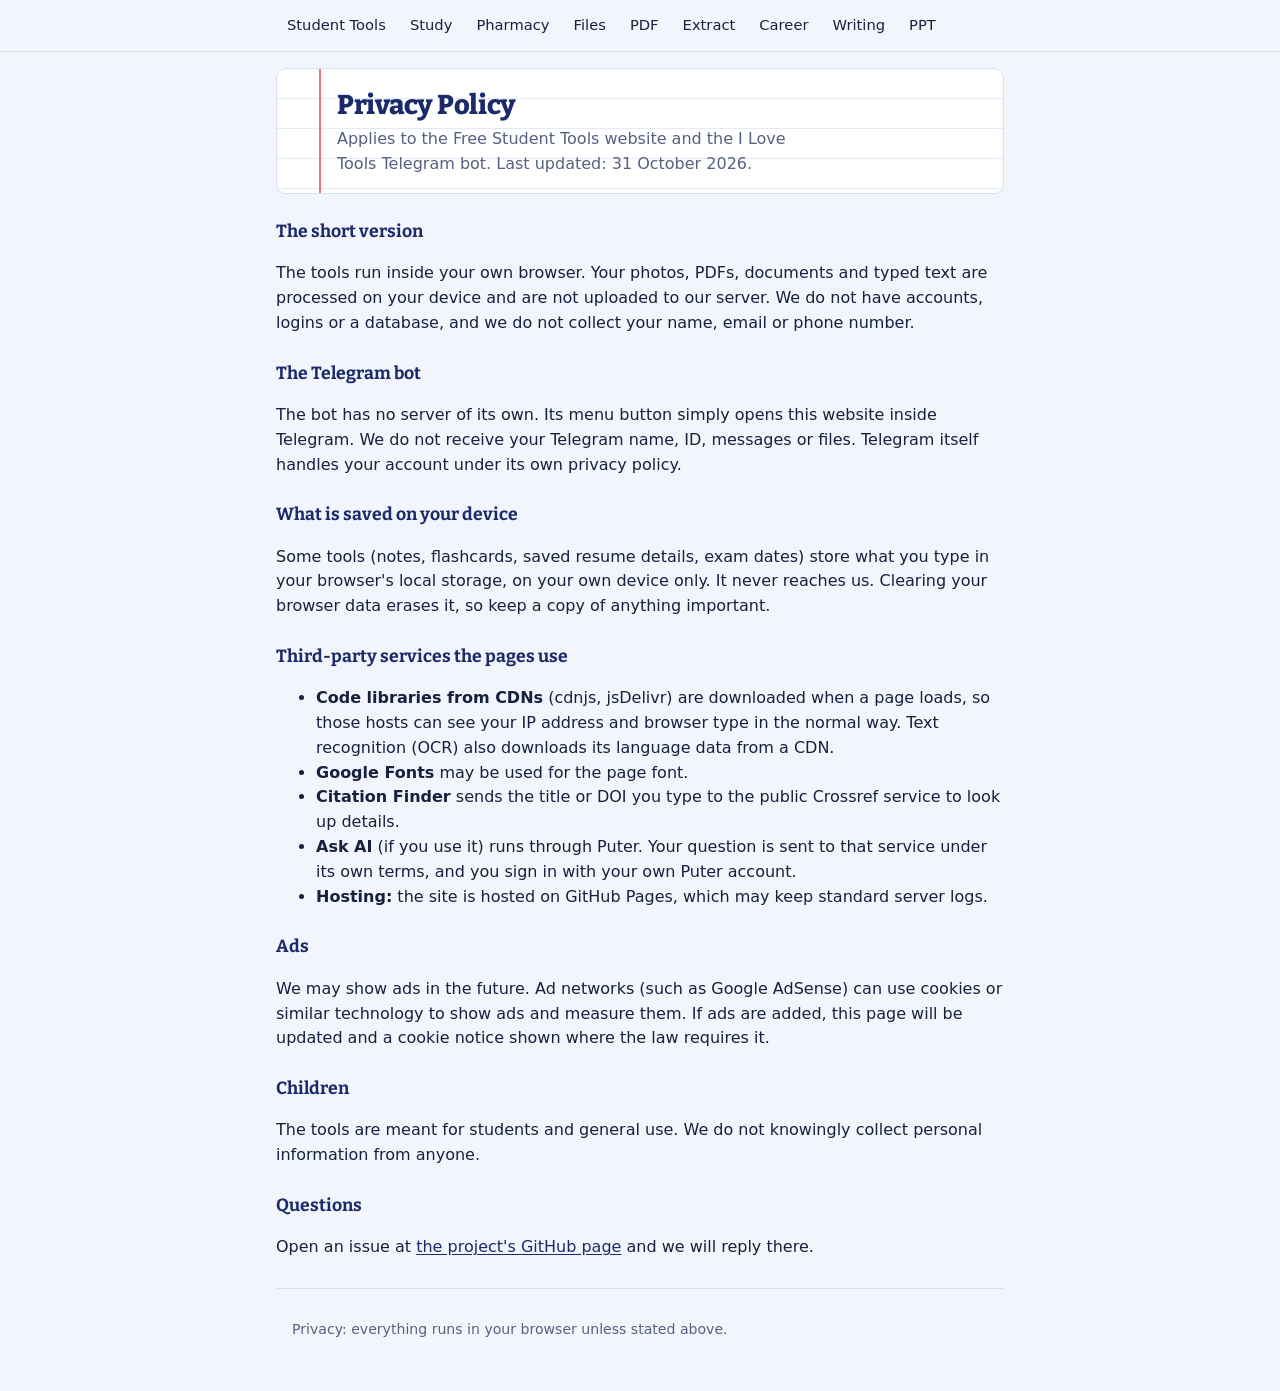
<file: privacy.html>
<!doctype html>
<html lang="en">
<head>
<meta charset="utf-8">
<meta name="viewport" content="width=device-width, initial-scale=1">
<title>Privacy Policy - Free Student Tools</title>
<meta name="description" content="Privacy policy for Free Student Tools and the I Love Tools Telegram bot: what stays on your device and what third-party services are used.">
<style>
  :root{--bg:#f6f7fb;--card:#fff;--text:#1d2433;--muted:#5d6678;--accent:#1b2a6b;--line:#e1e5ee}
  @media (prefers-color-scheme:dark){:root{--bg:#12151c;--card:#1b2029;--text:#e8ecf4;--muted:#9aa4b8;--accent:#9bb4ff;--line:#2b3240}}
  *{box-sizing:border-box}
  body{margin:0;background:var(--bg);color:var(--text);font:16px/1.6 system-ui,-apple-system,Segoe UI,Roboto,sans-serif}
  header,main,footer,nav{max-width:760px;margin:0 auto;padding:0 16px}
  nav{padding-top:14px;font-size:.92rem}
  nav a{margin-right:12px;display:inline-block}
  h1{font-size:1.6rem;margin:14px 0 4px}
  h2{font-size:1.1rem;margin:24px 0 6px}
  .sub{color:var(--muted);margin:0}
  a{color:var(--accent)}
  footer{padding-top:8px;padding-bottom:32px;color:var(--muted);font-size:.88rem}
</style>
<link rel="preconnect" href="https://fonts.googleapis.com"><link rel="preconnect" href="https://fonts.gstatic.com" crossorigin>
<link rel="stylesheet" href="https://fonts.googleapis.com/css2?family=Bitter:wght@500;700&display=swap">
<link rel="icon" href="data:image/svg+xml,%3Csvg xmlns=%27http://www.w3.org/2000/svg%27 viewBox=%270 0 64 64%27%3E%3Crect width=%2764%27 height=%2764%27 rx=%2714%27 fill=%27%231b2a6b%27/%3E%3Crect x=%2714%27 y=%2726%27 width=%2736%27 height=%2712%27 fill=%27%23ffe66d%27/%3E%3C/svg%3E">
<link rel="stylesheet" href="site.css">
</head>
<body>
<nav><a href="index.html">Student Tools</a><a href="study.html">Study</a><a href="pharmacy.html">Pharmacy</a><a href="files.html">Files</a><a href="pdf.html">PDF</a><a href="extract.html">Extract</a><a href="career.html">Career</a><a href="writing.html">Writing</a><a href="ppt.html">PPT</a></nav>
<header>
  <h1>Privacy Policy</h1>
  <p class="sub">Applies to the Free Student Tools website and the I Love Tools Telegram bot. Last updated: 31 October 2026.</p>
</header>
<main>
  <h2>The short version</h2>
  <p>The tools run inside your own browser. Your photos, PDFs, documents and typed text are processed on your device and are not uploaded to our server. We do not have accounts, logins or a database, and we do not collect your name, email or phone number.</p>

  <h2>The Telegram bot</h2>
  <p>The bot has no server of its own. Its menu button simply opens this website inside Telegram. We do not receive your Telegram name, ID, messages or files. Telegram itself handles your account under its own privacy policy.</p>

  <h2>What is saved on your device</h2>
  <p>Some tools (notes, flashcards, saved resume details, exam dates) store what you type in your browser's local storage, on your own device only. It never reaches us. Clearing your browser data erases it, so keep a copy of anything important.</p>

  <h2>Third-party services the pages use</h2>
  <ul>
    <li><strong>Code libraries from CDNs</strong> (cdnjs, jsDelivr) are downloaded when a page loads, so those hosts can see your IP address and browser type in the normal way. Text recognition (OCR) also downloads its language data from a CDN.</li>
    <li><strong>Google Fonts</strong> may be used for the page font.</li>
    <li><strong>Citation Finder</strong> sends the title or DOI you type to the public Crossref service to look up details.</li>
    <li><strong>Ask AI</strong> (if you use it) runs through Puter. Your question is sent to that service under its own terms, and you sign in with your own Puter account.</li>
    <li><strong>Hosting:</strong> the site is hosted on GitHub Pages, which may keep standard server logs.</li>
  </ul>

  <h2>Ads</h2>
  <p>We may show ads in the future. Ad networks (such as Google AdSense) can use cookies or similar technology to show ads and measure them. If ads are added, this page will be updated and a cookie notice shown where the law requires it.</p>

  <h2>Children</h2>
  <p>The tools are meant for students and general use. We do not knowingly collect personal information from anyone.</p>

  <h2>Questions</h2>
  <p>Open an issue at <a href="https://github.com/aggarwalhim/github.com-aggarwalhim-student-tools/issues">the project's GitHub page</a> and we will reply there.</p>
</main>
<footer><p>Privacy: everything runs in your browser unless stated above.</p></footer>
<script src="site.js"></script>
<script src="site.js"></script>
</body>
</html>
</file>
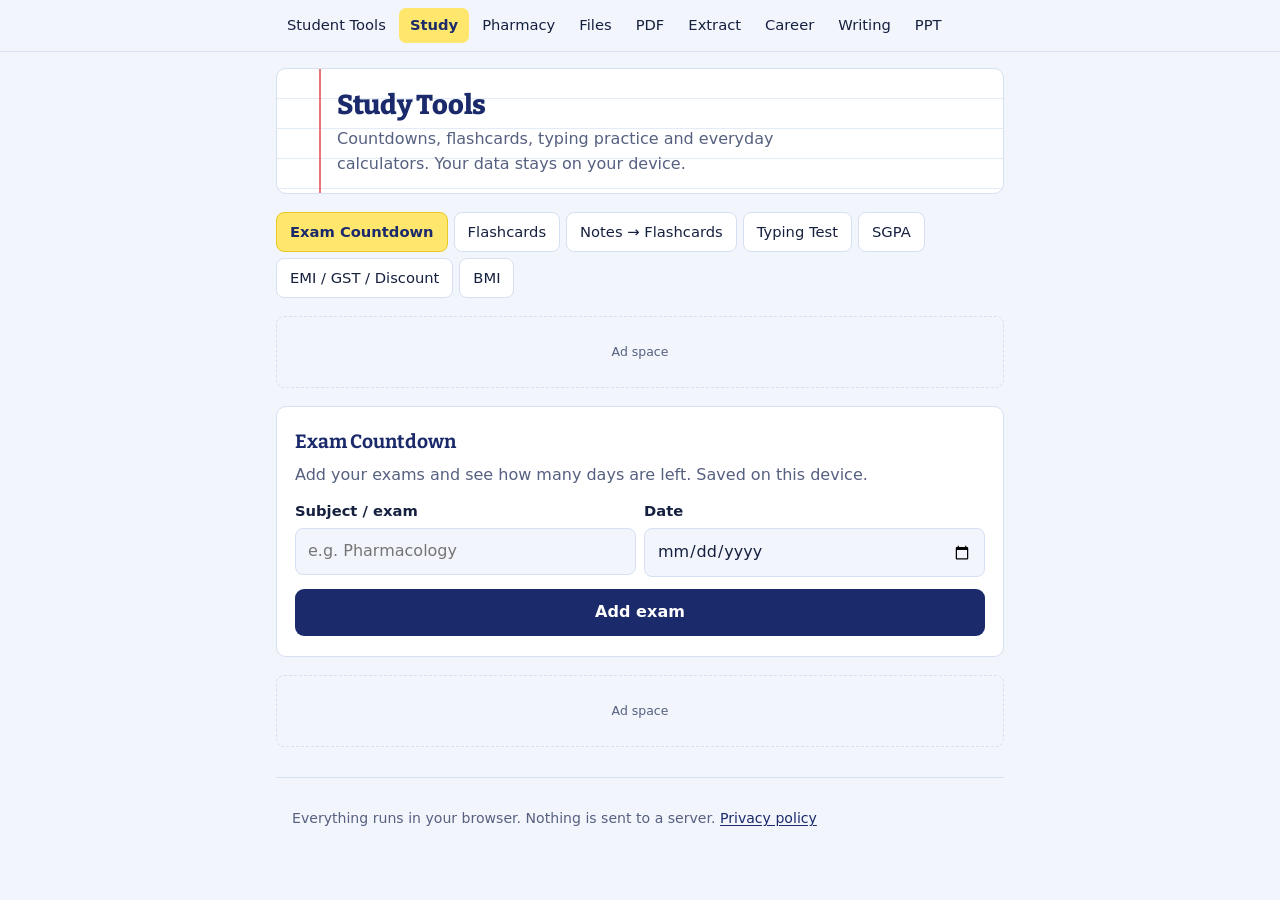
<file: study.html>
<!doctype html>
<html lang="en">
<head>
<meta charset="utf-8">
<meta name="viewport" content="width=device-width, initial-scale=1">
<title>Study Tools for Students</title>
<meta name="description" content="Free study tools: exam countdown, flashcards, typing speed test, SGPA calculator, EMI, GST and discount calculators, BMI calculator. Works in your browser.">
<style>
  :root{--bg:#f6f7fb;--card:#fff;--text:#1d2433;--muted:#5d6678;--accent:#d6336c;--accent-d:#b02557;--line:#e1e5ee;--good:#1a8f4d;--bad:#d33;}
  @media (prefers-color-scheme:dark){:root{--bg:#12151c;--card:#1b2029;--text:#e8ecf4;--muted:#9aa4b8;--accent:#ff6fa3;--accent-d:#ff94b9;--line:#2b3240;--good:#4cd48a;--bad:#ff7a7a;}}
  *{box-sizing:border-box}
  body{margin:0;background:var(--bg);color:var(--text);font:16px/1.5 system-ui,-apple-system,Segoe UI,Roboto,sans-serif}
  header,main,footer,nav{max-width:760px;margin:0 auto;padding:0 16px}
  nav{padding-top:14px;font-size:.92rem}
  nav a{margin-right:12px;display:inline-block}
  header{padding-top:14px;padding-bottom:8px}
  h1{margin:0 0 4px;font-size:1.6rem}
  h3{margin:18px 0 4px;font-size:1rem}
  .sub{color:var(--muted);margin:0}
  .tabs{display:flex;gap:8px;flex-wrap:wrap;margin:16px 0 12px}
  .tab{border:1px solid var(--line);background:var(--card);color:var(--text);padding:9px 12px;border-radius:10px;font:inherit;font-size:.92rem;cursor:pointer}
  .tab[aria-selected="true"]{background:var(--accent);border-color:var(--accent);color:#fff}
  .card{background:var(--card);border:1px solid var(--line);border-radius:14px;padding:18px;margin-bottom:16px}
  .card h2{margin:0 0 4px;font-size:1.15rem}
  label{display:block;margin:12px 0 6px;font-weight:600;font-size:.92rem}
  input,select,textarea{width:100%;padding:10px;border:1px solid var(--line);border-radius:8px;background:var(--bg);color:var(--text);font:inherit}
  textarea{min-height:110px;resize:vertical}
  .row{display:grid;grid-template-columns:1fr 1fr;gap:8px}
  .row3{display:grid;grid-template-columns:1fr 1fr 1fr;gap:8px}
  button.go{margin-top:12px;background:var(--accent);color:#fff;border:0;padding:11px 16px;border-radius:10px;font:inherit;font-weight:600;cursor:pointer;width:100%}
  button.go:hover{background:var(--accent-d)}
  button.alt{background:var(--card);color:var(--text);border:1px solid var(--line)}
  button.sm{width:auto;margin:0;padding:6px 10px;font-size:.85rem}
  .res{margin-top:12px;padding:10px 12px;border:1px solid var(--line);border-radius:8px;word-break:break-word;min-height:20px;white-space:pre-wrap}
  .item{display:flex;justify-content:space-between;align-items:center;gap:10px;border:1px solid var(--line);border-radius:10px;padding:10px 12px;margin-top:8px}
  .item .d{font-weight:700;white-space:nowrap}
  .flash{margin-top:12px;min-height:150px;border:2px solid var(--accent);border-radius:14px;display:flex;align-items:center;justify-content:center;text-align:center;padding:18px;font-size:1.2rem;cursor:pointer;user-select:none;word-break:break-word}
  .typebox{padding:12px;border:1px solid var(--line);border-radius:10px;background:var(--bg);line-height:1.8;word-break:break-word}
  .typebox .ok{color:var(--good)} .typebox .no{color:var(--bad);text-decoration:underline} .typebox .cur{background:rgba(214,51,108,.25)}
  a{color:var(--accent)}
  footer{padding-top:8px;padding-bottom:32px;color:var(--muted);font-size:.88rem}
  .ad{margin:16px 0;min-height:90px;border:1px dashed var(--line);border-radius:10px;display:flex;align-items:center;justify-content:center;color:var(--muted);font-size:.85rem}
  [hidden]{display:none!important}
</style>
<link rel="preconnect" href="https://fonts.googleapis.com"><link rel="preconnect" href="https://fonts.gstatic.com" crossorigin>
<link rel="stylesheet" href="https://fonts.googleapis.com/css2?family=Bitter:wght@500;700&display=swap">
<link rel="icon" href="data:image/svg+xml,%3Csvg xmlns=%27http://www.w3.org/2000/svg%27 viewBox=%270 0 64 64%27%3E%3Crect width=%2764%27 height=%2764%27 rx=%2714%27 fill=%27%231b2a6b%27/%3E%3Crect x=%2714%27 y=%2726%27 width=%2736%27 height=%2712%27 fill=%27%23ffe66d%27/%3E%3C/svg%3E">
<link rel="stylesheet" href="site.css">
</head>
<body>
<nav><a href="index.html">Student Tools</a><a href="study.html">Study</a><a href="pharmacy.html">Pharmacy</a><a href="files.html">Files</a><a href="pdf.html">PDF</a><a href="extract.html">Extract</a><a href="career.html">Career</a><a href="writing.html">Writing</a><a href="ppt.html">PPT</a></nav>
<header>
  <h1>Study Tools</h1>
  <p class="sub">Countdowns, flashcards, typing practice and everyday calculators. Your data stays on your device.</p>
</header>

<main>
  <div class="tabs" role="tablist">
    <button class="tab" role="tab" aria-selected="true" data-tab="exam">Exam Countdown</button>
    <button class="tab" role="tab" aria-selected="false" data-tab="cards">Flashcards</button>
    <button class="tab" role="tab" aria-selected="false" data-tab="n2c">Notes → Flashcards</button>
    <button class="tab" role="tab" aria-selected="false" data-tab="type">Typing Test</button>
    <button class="tab" role="tab" aria-selected="false" data-tab="sgpa">SGPA</button>
    <button class="tab" role="tab" aria-selected="false" data-tab="money">EMI / GST / Discount</button>
    <button class="tab" role="tab" aria-selected="false" data-tab="bmi">BMI</button>
  </div>

  <!-- AD SLOT 1 -->
  <div class="ad">Ad space</div>

  <!-- Exam countdown -->
  <section class="card" id="tab-exam">
    <h2>Exam Countdown</h2>
    <p class="sub">Add your exams and see how many days are left. Saved on this device.</p>
    <div class="row">
      <div><label for="e-name">Subject / exam</label><input id="e-name" type="text" placeholder="e.g. Pharmacology"></div>
      <div><label for="e-date">Date</label><input id="e-date" type="date"></div>
    </div>
    <button class="go" id="e-add">Add exam</button>
    <div id="e-list"></div>
  </section>

  <!-- Flashcards -->
  <section class="card" id="tab-cards" hidden>
    <h2>Flashcards</h2>
    <p class="sub">Paste your own cards, one per line as <b>question | answer</b>. Tap the card to flip it.</p>
    <textarea id="f-bulk" placeholder="Capital of India | New Delhi&#10;Powerhouse of the cell | Mitochondria"></textarea>
    <div class="row">
      <button class="go" id="f-save">Save cards</button>
      <button class="go alt" id="f-clear">Delete all</button>
    </div>
    <div class="flash" id="f-card" tabindex="0" role="button" aria-label="Flip card">No cards yet. Add some above.</div>
    <div class="row">
      <button class="go alt" id="f-prev">← Previous</button>
      <button class="go alt" id="f-next">Next →</button>
    </div>
    <div class="row">
      <button class="go alt" id="f-shuf">Shuffle</button>
      <button class="go alt" id="f-know">I knew it ✓</button>
    </div>
    <div class="sub" id="f-count" style="margin-top:8px"></div>
  </section>

  <!-- Notes to flashcards -->
  <section class="card" id="tab-n2c" hidden>
    <h2>Notes → Flashcards</h2>
    <p class="sub">Paste your notes and get flashcards instantly. It understands these styles:</p>
    <pre style="background:var(--bg);border:1px solid var(--line);border-radius:8px;padding:10px;overflow:auto;font-size:.88rem;margin:8px 0 0">Mitochondria: powerhouse of the cell
Aspirin - NSAID, also antiplatelet
What is osmosis? Movement of water across a membrane
Define half-life?
Time taken for concentration to fall by half</pre>
    <label for="n-in">Your notes</label>
    <textarea id="n-in" style="min-height:160px"></textarea>
    <label style="display:flex;gap:8px;align-items:center;font-weight:400"><input type="checkbox" id="n-cloze" style="width:auto"> Also make fill-in-the-blank cards from other sentences</label>
    <button class="go" id="n-go">Make flashcards</button>
    <button class="go alt" id="n-ai">Make with AI (for messy notes)</button>
    <div class="res" id="n-msg"></div>
    <label for="n-out">Your cards (you can edit them: one per line, <b>question | answer</b>)</label>
    <textarea id="n-out" style="min-height:160px"></textarea>
    <div class="row">
      <button class="go" id="n-use">Use as my flashcards (replace)</button>
      <button class="go alt" id="n-addc">Add to my flashcards</button>
    </div>
  </section>

  <!-- Typing test -->
  <section class="card" id="tab-type" hidden>
    <h2>Typing Speed Test</h2>
    <p class="sub">Type the text below. The timer starts when you press the first key.</p>
    <div class="typebox" id="y-target"></div>
    <label for="y-in">Type here</label>
    <textarea id="y-in" autocomplete="off" autocapitalize="off" spellcheck="false" style="min-height:90px"></textarea>
    <button class="go alt" id="y-new">New text / restart</button>
    <div class="res" id="y-res">Speed: – WPM · Accuracy: –</div>
  </section>

  <!-- SGPA -->
  <section class="card" id="tab-sgpa" hidden>
    <h2>SGPA Calculator</h2>
    <p class="sub">Enter credits and grade points for each subject (up to 8). Leave unused rows empty.</p>
    <div id="g-rows"></div>
    <button class="go" id="g-go">Calculate SGPA</button>
    <div class="res" id="g-res"></div>
  </section>

  <!-- Money -->
  <section class="card" id="tab-money" hidden>
    <h2>EMI Calculator</h2>
    <div class="row3">
      <div><label for="m-p">Loan amount</label><input id="m-p" type="number" min="0" step="any"></div>
      <div><label for="m-r">Interest % per year</label><input id="m-r" type="number" min="0" step="any"></div>
      <div><label for="m-n">Months</label><input id="m-n" type="number" min="1" step="1"></div>
    </div>
    <button class="go" id="m-emi">Calculate EMI</button>
    <div class="res" id="m-emi-res"></div>

    <h3>GST Calculator</h3>
    <div class="row3">
      <div><label for="t-a">Amount</label><input id="t-a" type="number" min="0" step="any"></div>
      <div><label for="t-r">GST %</label><input id="t-r" type="number" min="0" step="any" value="18"></div>
      <div><label for="t-m">Mode</label><select id="t-m"><option value="add">Add GST</option><option value="rem">Remove GST (amount includes GST)</option></select></div>
    </div>
    <button class="go" id="t-go">Calculate GST</button>
    <div class="res" id="t-res"></div>

    <h3>Discount Calculator</h3>
    <div class="row">
      <div><label for="x-p">Original price</label><input id="x-p" type="number" min="0" step="any"></div>
      <div><label for="x-d">Discount %</label><input id="x-d" type="number" min="0" max="100" step="any"></div>
    </div>
    <button class="go" id="x-go">Calculate</button>
    <div class="res" id="x-res"></div>
  </section>

  <!-- BMI -->
  <section class="card" id="tab-bmi" hidden>
    <h2>BMI Calculator</h2>
    <div class="row">
      <div><label for="b-w">Weight (kg)</label><input id="b-w" type="number" min="0" step="any"></div>
      <div><label for="b-h">Height (cm)</label><input id="b-h" type="number" min="0" step="any"></div>
    </div>
    <button class="go" id="b-go">Calculate BMI</button>
    <div class="res" id="b-res"></div>
    <p class="sub" style="margin-top:8px">General information only, not medical advice. BMI does not account for muscle, age or body type. Ask a doctor about your health.</p>
  </section>

  <!-- AD SLOT 2 -->
  <div class="ad">Ad space</div>
</main>

<footer><p>Everything runs in your browser. Nothing is sent to a server. <a href="privacy.html">Privacy policy</a></p></footer>

<script src="https://js.puter.com/v2/"></script>
<script>
(function(){
  var $=function(id){return document.getElementById(id);};
  function num(id){var v=parseFloat($(id).value);return isNaN(v)?null:v;}
  function fmt(x,d){return (+x.toFixed(d===undefined?2:d)).toLocaleString('en-IN');}
  function store(k,v){try{localStorage.setItem(k,JSON.stringify(v));}catch(e){}}
  function load(k,d){try{var s=localStorage.getItem(k);return s?JSON.parse(s):d;}catch(e){return d;}}

  var tabs=document.querySelectorAll('.tab');
  tabs.forEach(function(t){t.addEventListener('click',function(){
    tabs.forEach(function(x){var on=x===t;x.setAttribute('aria-selected',on?'true':'false');$('tab-'+x.dataset.tab).hidden=!on;});
  });});

  // ---------- exam countdown ----------
  var exams=load('st_exams',[]);
  function daysLeft(ds){
    var p=ds.split('-'),t=new Date(+p[0],+p[1]-1,+p[2]),n=new Date();
    n=new Date(n.getFullYear(),n.getMonth(),n.getDate());
    return Math.round((t-n)/86400000);
  }
  function renderExams(){
    var box=$('e-list');box.innerHTML='';
    exams.slice().sort(function(a,b){return a.date<b.date?-1:a.date>b.date?1:0;}).forEach(function(x){
      var d=daysLeft(x.date),row=document.createElement('div');row.className='item';
      var l=document.createElement('div');l.textContent=x.name+' — '+x.date;
      var r=document.createElement('div');r.style.display='flex';r.style.gap='8px';r.style.alignItems='center';
      var dd=document.createElement('span');dd.className='d';
      dd.textContent=d>1?d+' days left':d===1?'Tomorrow':d===0?'Today!':'Done';
      if(d<0)dd.style.color='var(--muted)';else if(d<=7)dd.style.color='var(--bad)';
      var del=document.createElement('button');del.className='go alt sm';del.textContent='Delete';
      del.addEventListener('click',function(){exams=exams.filter(function(e){return e!==x;});store('st_exams',exams);renderExams();});
      r.appendChild(dd);r.appendChild(del);row.appendChild(l);row.appendChild(r);box.appendChild(row);
    });
  }
  $('e-add').addEventListener('click',function(){
    var n=$('e-name').value.trim(),d=$('e-date').value;
    if(!n||!d)return;
    exams.push({name:n,date:d});store('st_exams',exams);$('e-name').value='';$('e-date').value='';renderExams();
  });
  window.__daysLeft=daysLeft;
  renderExams();

  // ---------- flashcards ----------
  var cards=load('st_cards',[]),ci=0,flip=false,known=0;
  $('f-bulk').value=cards.map(function(c){return c[0]+' | '+c[1];}).join('\n');
  function parseCards(t){
    var out=[];
    t.split('\n').forEach(function(line){
      var i=line.indexOf('|');if(i<1)return;
      var q=line.slice(0,i).trim(),a=line.slice(i+1).trim();
      if(q&&a)out.push([q,a]);
    });
    return out;
  }
  window.__parseCards=parseCards;
  function showCard(){
    if(!cards.length){$('f-card').textContent='No cards yet. Add some above.';$('f-count').textContent='';return;}
    if(ci>=cards.length)ci=0;
    $('f-card').textContent=flip?cards[ci][1]:cards[ci][0];
    $('f-count').textContent='Card '+(ci+1)+' of '+cards.length+' · Known this round: '+known+(flip?' (answer)':' (tap to flip)');
  }
  $('f-save').addEventListener('click',function(){cards=parseCards($('f-bulk').value);store('st_cards',cards);ci=0;flip=false;known=0;showCard();});
  $('f-clear').addEventListener('click',function(){
    if(!cards.length||!confirm('Delete all flashcards?'))return;
    cards=[];store('st_cards',cards);$('f-bulk').value='';ci=0;flip=false;known=0;showCard();
  });
  $('f-card').addEventListener('click',function(){if(cards.length){flip=!flip;showCard();}});
  $('f-card').addEventListener('keydown',function(e){if((e.key==='Enter'||e.key===' ')&&cards.length){e.preventDefault();flip=!flip;showCard();}});
  $('f-next').addEventListener('click',function(){if(cards.length){ci=(ci+1)%cards.length;flip=false;showCard();}});
  $('f-prev').addEventListener('click',function(){if(cards.length){ci=(ci-1+cards.length)%cards.length;flip=false;showCard();}});
  $('f-know').addEventListener('click',function(){if(cards.length){known++;ci=(ci+1)%cards.length;flip=false;showCard();}});
  $('f-shuf').addEventListener('click',function(){
    for(var i=cards.length-1;i>0;i--){var j=Math.floor(Math.random()*(i+1)),t=cards[i];cards[i]=cards[j];cards[j]=t;}
    ci=0;flip=false;known=0;showCard();
  });
  showCard();

  // ---------- notes to flashcards ----------
  function clean(t){return t.replace(/\|/g,'/').replace(/\s+/g,' ').trim();}
  function parseNotes(text,cloze){
    var raw=text.split('\n').map(function(l){return l.replace(/^\s*(?:[-*•▪●◦]+|\d+[.)])\s+/,'').trim();}).filter(Boolean);
    var cards=[],skipped=0,i=0;
    while(i<raw.length){
      var line=raw[i],m,q=line.indexOf('?');
      if(q>0&&q<line.length-1&&line.slice(q+1).trim().length>1){            // "Question? answer"
        cards.push([clean(line.slice(0,q+1)),clean(line.slice(q+1))]);i++;continue;
      }
      if(q>0&&q===line.length-1){                                            // "Question?"  + next line is the answer
        var nx=raw[i+1];
        if(nx&&nx.indexOf('?')<0){cards.push([clean(line),clean(nx)]);i+=2;continue;}
        skipped++;i++;continue;
      }
      m=line.match(/^(.{2,80}?)\s*\|\s*(.+)$/)||line.match(/^([^:]{2,80}?)\s*:\s+(.{2,})$/)||line.match(/^(.{2,60}?)\s+[-–—=]\s+(.{2,})$/);
      if(m&&!/^\d+([.:,]\d+)*$/.test(m[1].trim())&&m[1].trim().split(/\s+/).length<=10){
        cards.push([clean(m[1]),clean(m[2])]);i++;continue;
      }
      if(cloze&&line.split(/\s+/).length>=6){
        var words=line.match(/[A-Za-z][A-Za-z-]{4,}/g);
        if(words){
          var w=words.reduce(function(a,b){return b.length>a.length?b:a;});
          cards.push([clean(line.replace(w,'_____')),clean(w)]);i++;continue;
        }
      }
      skipped++;i++;
    }
    return {cards:cards,skipped:skipped,lines:raw.length};
  }
  window.__parseNotes=parseNotes;
  function showResult(r){
    $('n-out').value=r.cards.map(function(c){return c[0]+' | '+c[1];}).join('\n');
    $('n-msg').textContent=r.cards.length?('Made '+r.cards.length+' card(s) from '+r.lines+' line(s)'+(r.skipped?' ('+r.skipped+' line(s) did not look like a card — try "Term: meaning" or use the AI button)':'')+'. Check them below, then press a button to use them.'):'No cards found. Write notes like "Term: meaning" or "Question? answer", or tick the fill-in-the-blank box.';
  }
  $('n-go').addEventListener('click',function(){
    if(!$('n-in').value.trim()){$('n-msg').textContent='Please paste some notes first.';return;}
    showResult(parseNotes($('n-in').value,$('n-cloze').checked));
  });
  $('n-ai').addEventListener('click',async function(){
    var t=$('n-in').value.trim(),btn=this;
    if(!t){$('n-msg').textContent='Please paste some notes first.';return;}
    if(typeof puter==='undefined'||!puter.ai){$('n-msg').textContent='AI service could not load. Check your internet, or use the "Make flashcards" button.';return;}
    if(t.length>6000)t=t.slice(0,6000);
    btn.disabled=true;$('n-msg').textContent='AI is reading your notes... (a free Puter sign-in window may open the first time)';
    try{
      var r=await puter.ai.chat('Turn these study notes into flashcards. Output ONLY lines in the exact format: question | answer . One card per line, no numbering, no extra text. Keep answers short. Do not use the | character inside a question or answer.\n\nNOTES:\n'+t);
      var txt=typeof r==='string'?r:(r&&r.message?(Array.isArray(r.message.content)?r.message.content.map(function(x){return x&&x.text?x.text:'';}).join(''):r.message.content):'');
      var cards=parseCards(String(txt||''));
      showResult({cards:cards,skipped:0,lines:cards.length});
      if(cards.length)$('n-msg').textContent='AI made '+cards.length+' card(s). AI can make mistakes — check them below before using.';
    }catch(e){$('n-msg').textContent='Could not get cards from AI. Try the "Make flashcards" button instead.';}
    btn.disabled=false;
  });
  function useCards(replace){
    var add=parseCards($('n-out').value);
    if(!add.length){$('n-msg').textContent='There are no cards to use yet.';return;}
    cards=replace?add:cards.concat(add);
    store('st_cards',cards);$('f-bulk').value=cards.map(function(c){return c[0]+' | '+c[1];}).join('\n');
    ci=0;flip=false;known=0;showCard();
    document.querySelector('[data-tab=cards]').click();
  }
  $('n-use').addEventListener('click',function(){useCards(true);});
  $('n-addc').addEventListener('click',function(){useCards(false);});

  // ---------- typing test ----------
  var texts=[
    'Practice makes a student perfect. Read a little every day, revise what you learned, and test yourself often.',
    'A good pharmacist checks the label, the dose and the patient before handing over any medicine to anyone.',
    'Time is valuable, so plan your study hours, take short breaks, and keep your notes neat and clear.',
    'The library is quiet in the morning, which makes it the best place to finish difficult chapters.'
  ],target='',started=0,finished=false;
  function renderTyping(){
    var v=$('y-in').value,box=$('y-target');box.innerHTML='';
    for(var i=0;i<target.length;i++){
      var s=document.createElement('span'),c=target[i];
      if(i<v.length)s.className=v[i]===c?'ok':'no';
      else if(i===v.length)s.className='cur';
      s.textContent=c;box.appendChild(s);
    }
  }
  function newTyping(){
    target=texts[Math.floor(Math.random()*texts.length)];
    $('y-in').value='';$('y-in').disabled=false;started=0;finished=false;
    $('y-res').textContent='Speed: – WPM · Accuracy: –';renderTyping();
  }
  $('y-in').addEventListener('input',function(){
    if(finished)return;
    var v=this.value;
    if(!started&&v.length)started=Date.now();
    renderTyping();
    if(v.length>=target.length){
      finished=true;this.disabled=true;
      var mins=Math.max((Date.now()-started)/60000,1/600),right=0;
      for(var i=0;i<target.length;i++)if(v[i]===target[i])right++;
      $('y-res').textContent='Speed: '+Math.round(right/5/mins)+' WPM · Accuracy: '+Math.round(right/target.length*100)+'%';
    }
  });
  $('y-new').addEventListener('click',newTyping);
  newTyping();

  // ---------- SGPA ----------
  var gr=$('g-rows');
  for(var i=1;i<=8;i++){
    var d=document.createElement('div');d.className='row';d.style.marginTop='8px';
    d.innerHTML='<input type="number" min="0" step="any" placeholder="Subject '+i+' credits" id="g-c'+i+'"><input type="number" min="0" max="10" step="any" placeholder="Grade points (0-10)" id="g-p'+i+'">';
    gr.appendChild(d);
  }
  $('g-go').addEventListener('click',function(){
    var tc=0,tp=0,n=0;
    for(var i=1;i<=8;i++){
      var c=num('g-c'+i),p=num('g-p'+i);
      if(c!==null&&p!==null&&c>0){tc+=c;tp+=c*p;n++;}
    }
    $('g-res').textContent=n?'SGPA: '+fmt(tp/tc)+'  (total credits '+fmt(tc)+', '+n+' subject'+(n>1?'s':'')+')':'Fill credits and grade points for at least one subject.';
  });

  // ---------- money ----------
  $('m-emi').addEventListener('click',function(){
    var P=num('m-p'),R=num('m-r'),N=num('m-n'),o=$('m-emi-res');
    if(!(P>0)||R===null||R<0||!(N>=1)){o.textContent='Please fill loan amount, interest and months.';return;}
    var r=R/12/100,emi=r===0?P/N:P*r*Math.pow(1+r,N)/(Math.pow(1+r,N)-1);
    o.textContent='Monthly EMI: '+fmt(emi)+'\nTotal payment: '+fmt(emi*N)+'\nTotal interest: '+fmt(emi*N-P);
  });
  $('t-go').addEventListener('click',function(){
    var a=num('t-a'),r=num('t-r'),o=$('t-res');
    if(!(a>0)||r===null||r<0){o.textContent='Please fill amount and GST %.';return;}
    if($('t-m').value==='add'){var g=a*r/100;o.textContent='GST: '+fmt(g)+'\nTotal with GST: '+fmt(a+g);}
    else{var b=a/(1+r/100);o.textContent='Price without GST: '+fmt(b)+'\nGST included: '+fmt(a-b);}
  });
  $('x-go').addEventListener('click',function(){
    var p=num('x-p'),d=num('x-d'),o=$('x-res');
    if(!(p>0)||d===null||d<0||d>100){o.textContent='Please fill price and a discount between 0 and 100.';return;}
    o.textContent='You save: '+fmt(p*d/100)+'\nYou pay: '+fmt(p-p*d/100);
  });

  // ---------- BMI ----------
  $('b-go').addEventListener('click',function(){
    var w=num('b-w'),h=num('b-h'),o=$('b-res');
    if(!(w>0)||!(h>0)){o.textContent='Please fill weight and height.';return;}
    var m=h/100,b=w/(m*m),c=b<18.5?'Underweight':b<25?'Normal range':b<30?'Overweight':'Obese range';
    o.textContent='BMI: '+fmt(b,1)+' — '+c+' (WHO adult categories)';
  });
})();
</script>
<script src="site.js"></script>
</body>
</html>
</file>
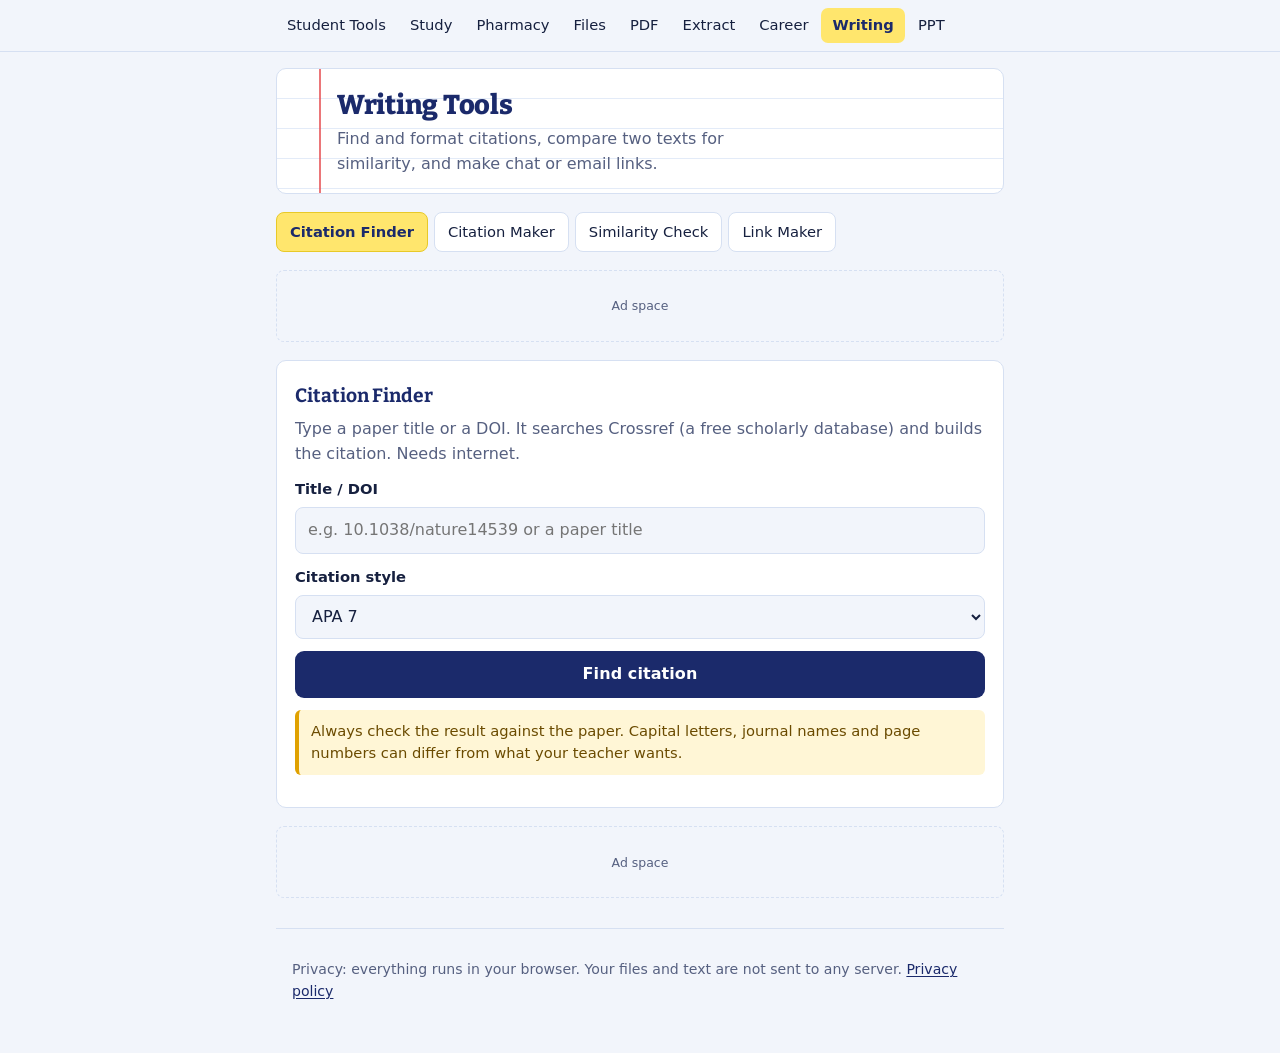
<file: writing.html>
<!doctype html>
<html lang="en">
<head>
<meta charset="utf-8">
<meta name="viewport" content="width=device-width, initial-scale=1">
<title>Free Citation Finder, Similarity Check and Link Maker for Students</title>
<meta name="description" content="Free citation finder (APA, MLA, Vancouver), citation maker, text similarity checker and WhatsApp/Telegram/email link maker. Runs in your browser.">
<style>
  :root{--bg:#f6f7fb;--card:#fff;--text:#1d2433;--muted:#5d6678;--accent:#2b8a3e;--accent-d:#1f6a2f;--line:#e1e5ee;--warn:#fff4e0;--warn-t:#7a4a00;--good:#1a8f4d;--bad:#d33;}
  @media (prefers-color-scheme:dark){:root{--bg:#12151c;--card:#1b2029;--text:#e8ecf4;--muted:#9aa4b8;--accent:#69db7c;--accent-d:#97e8a6;--line:#2b3240;--warn:#3a2d12;--warn-t:#ffd58a;--good:#4cd48a;--bad:#ff7a7a;}}
  *{box-sizing:border-box}
  body{margin:0;background:var(--bg);color:var(--text);font:16px/1.5 system-ui,-apple-system,Segoe UI,Roboto,sans-serif}
  header,main,footer,nav{max-width:760px;margin:0 auto;padding:0 16px}
  nav{padding-top:14px;font-size:.92rem}
  nav a{margin-right:12px;display:inline-block}
  header{padding-top:14px;padding-bottom:8px}
  h1{margin:0 0 4px;font-size:1.6rem}
  h3{margin:18px 0 4px;font-size:1rem}
  .sub{color:var(--muted);margin:0}
  .tabs{display:flex;gap:8px;flex-wrap:wrap;margin:16px 0 12px}
  .tab{border:1px solid var(--line);background:var(--card);color:var(--text);padding:9px 12px;border-radius:10px;font:inherit;font-size:.92rem;cursor:pointer}
  .tab[aria-selected="true"]{background:var(--accent);border-color:var(--accent);color:#fff}
  .card{background:var(--card);border:1px solid var(--line);border-radius:14px;padding:18px;margin-bottom:16px}
  .card h2{margin:0 0 4px;font-size:1.15rem}
  label{display:block;margin:12px 0 6px;font-weight:600;font-size:.92rem}
  label.inl{display:flex;gap:8px;align-items:center;font-weight:400}
  input,select,textarea{width:100%;padding:10px;border:1px solid var(--line);border-radius:8px;background:var(--bg);color:var(--text);font:inherit}
  input[type=checkbox]{width:auto}
  input[type=range]{padding:0}
  textarea{min-height:120px;resize:vertical}
  .row{display:grid;grid-template-columns:1fr 1fr;gap:8px}
  .row3{display:grid;grid-template-columns:1fr 1fr 1fr;gap:8px}
  button.go{margin-top:12px;background:var(--accent);color:#fff;border:0;padding:11px 16px;border-radius:10px;font:inherit;font-weight:600;cursor:pointer;width:100%}
  button.go:hover{background:var(--accent-d)}
  button.alt{background:var(--card);color:var(--text);border:1px solid var(--line)}
  button.go:disabled{opacity:.6;cursor:wait}
  .res{margin-top:12px;padding:10px 12px;border:1px solid var(--line);border-radius:8px;word-break:break-word;min-height:20px;white-space:pre-wrap}
  .warn{margin:12px 0;padding:10px 12px;border-radius:8px;background:var(--warn);color:var(--warn-t);font-size:.92rem}
  .item{border:1px solid var(--line);border-radius:10px;padding:10px 12px;margin-top:8px;word-break:break-word}
  .item .t{font-weight:600}
  code{background:var(--bg);padding:1px 5px;border-radius:4px;border:1px solid var(--line)}
  a{color:var(--accent)}
  footer{padding-top:8px;padding-bottom:32px;color:var(--muted);font-size:.88rem}
  .ad{margin:16px 0;min-height:90px;border:1px dashed var(--line);border-radius:10px;display:flex;align-items:center;justify-content:center;color:var(--muted);font-size:.85rem}
  [hidden]{display:none!important}
  #print-area{display:none}
  @media print{
    @page{margin:14mm}
    body.printing>*:not(#print-area){display:none!important}
    body.printing #print-area{display:block!important;color:#000;background:#fff;font:11pt/1.45 system-ui,Arial,sans-serif}
    body.printing{background:#fff}
  }
</style>
<link rel="preconnect" href="https://fonts.googleapis.com"><link rel="preconnect" href="https://fonts.gstatic.com" crossorigin>
<link rel="stylesheet" href="https://fonts.googleapis.com/css2?family=Bitter:wght@500;700&display=swap">
<link rel="icon" href="data:image/svg+xml,%3Csvg xmlns=%27http://www.w3.org/2000/svg%27 viewBox=%270 0 64 64%27%3E%3Crect width=%2764%27 height=%2764%27 rx=%2714%27 fill=%27%231b2a6b%27/%3E%3Crect x=%2714%27 y=%2726%27 width=%2736%27 height=%2712%27 fill=%27%23ffe66d%27/%3E%3C/svg%3E">
<link rel="stylesheet" href="site.css">
</head>
<body>
<nav><a href="index.html">Student Tools</a><a href="study.html">Study</a><a href="pharmacy.html">Pharmacy</a><a href="files.html">Files</a><a href="pdf.html">PDF</a><a href="extract.html">Extract</a><a href="career.html">Career</a><a href="writing.html">Writing</a><a href="ppt.html">PPT</a></nav>
<header>
  <h1>Writing Tools</h1>
  <p class="sub">Find and format citations, compare two texts for similarity, and make chat or email links.</p>
</header>

<main>
  <div class="tabs" role="tablist">
    <button class="tab" role="tab" aria-selected="true" data-tab="cite">Citation Finder</button>
    <button class="tab" role="tab" aria-selected="false" data-tab="man">Citation Maker</button>
    <button class="tab" role="tab" aria-selected="false" data-tab="sim">Similarity Check</button>
    <button class="tab" role="tab" aria-selected="false" data-tab="lnk">Link Maker</button>
  </div>

  <!-- AD SLOT 1: paste your ad code here after your ad account is approved -->
  <div class="ad">Ad space</div>

  <section class="card" id="tab-cite">
    <h2>Citation Finder</h2>
    <p class="sub">Type a paper title or a DOI. It searches Crossref (a free scholarly database) and builds the citation. Needs internet.</p>
    <label for="c-q">Title / DOI</label>
    <input id="c-q" type="text" placeholder="e.g. 10.1038/nature14539 or a paper title">
    <label for="c-style">Citation style</label>
    <select id="c-style"><option value="apa">APA 7</option><option value="mla">MLA 9</option><option value="van">Vancouver (medical / pharmacy)</option></select>
    <button class="go" id="c-go">Find citation</button>
    <div class="res" id="c-msg"></div>
    <div id="c-out"></div>
    <div class="warn">Always check the result against the paper. Capital letters, journal names and page numbers can differ from what your teacher wants.</div>
  </section>

  <section class="card" id="tab-man" hidden>
    <h2>Citation Maker (website or book)</h2>
    <label for="m-type">Source type</label>
    <select id="m-type"><option value="web">Website / web page</option><option value="book">Book</option></select>
    <label for="m-auth">Author(s) — write as you want it shown</label>
    <input id="m-auth" type="text" placeholder="Sharma, R. &amp; Verma, S.  (or an organisation name)">
    <div class="row">
      <div><label for="m-year">Year</label><input id="m-year" type="text" placeholder="2024"></div>
      <div><label for="m-pub">Publisher / website name</label><input id="m-pub" type="text" placeholder="e.g. WHO / Pearson"></div>
    </div>
    <label for="m-title">Title</label>
    <input id="m-title" type="text">
    <div class="row">
      <div><label for="m-url">URL (for websites)</label><input id="m-url" type="text" placeholder="https://..."></div>
      <div><label for="m-acc">Date you visited (for MLA)</label><input id="m-acc" type="date"></div>
    </div>
    <button class="go" id="m-go">Make citations</button>
    <div id="m-out"></div>
  </section>

  <section class="card" id="tab-sim" hidden>
    <h2>Similarity Check</h2>
    <div class="warn">This compares <strong>two texts you give it</strong>. It cannot search the internet or books, so it is <strong>not a real plagiarism checker</strong>. Use it to see how much of your text matches a source you already have.</div>
    <label for="s-a">Your text</label>
    <textarea id="s-a" style="min-height:150px"></textarea>
    <label for="s-b">Source text to compare with</label>
    <textarea id="s-b" style="min-height:150px"></textarea>
    <button class="go" id="s-go">Compare</button>
    <div class="res" id="s-msg"></div>
    <div id="s-out"></div>
    <h3>Search your sentences online</h3>
    <p class="sub">Each button opens a Google search for that exact sentence, so you can see if it is copied from somewhere.</p>
    <button class="go alt" id="s-web">List my sentences for web search</button>
    <div id="s-web-out"></div>
  </section>

  <section class="card" id="tab-lnk" hidden>
    <h2>Link Maker</h2>
    <p class="sub">Make a link that opens WhatsApp, Telegram, email, SMS or a phone call with your message ready. Share it anywhere.</p>
    <label for="k-type">Link type</label>
    <select id="k-type"><option value="wa">WhatsApp chat</option><option value="tg">Telegram (username)</option><option value="mail">Email</option><option value="sms">SMS</option><option value="tel">Phone call</option></select>
    <div class="row" id="k-numrow">
      <div><label for="k-cc">Country code</label><input id="k-cc" type="text" value="91"></div>
      <div><label for="k-to" id="k-to-l">Phone number</label><input id="k-to" type="text" placeholder="98XXXXXXXX"></div>
    </div>
    <div id="k-torow" hidden><label for="k-to2" id="k-to2-l">Username / email</label><input id="k-to2" type="text"></div>
    <div id="k-subrow" hidden><label for="k-sub">Subject</label><input id="k-sub" type="text"></div>
    <div id="k-msgrow"><label for="k-msg">Message (optional)</label><textarea id="k-msg" style="min-height:80px"></textarea></div>
    <button class="go" id="k-go">Make link</button>
    <div class="res" id="k-out" style="min-height:0"></div>
    <div class="row"><button class="go alt" id="k-copy" hidden>Copy link</button><button class="go" id="k-open" hidden>Open link</button></div>
    <p class="sub" style="margin-top:8px">A link <em>shortener</em> (like bit.ly) needs a server, so it is not possible on a free static site.</p>
  </section>

  <!-- AD SLOT 2 -->
  <div class="ad">Ad space</div>
</main>

<footer><p>Privacy: everything runs in your browser. Your files and text are not sent to any server. <a href="privacy.html">Privacy policy</a></p></footer>
<div id="print-area"></div>


<script>
(function(){

  var $=function(id){return document.getElementById(id);};
  function setMsg(id,t,err){var e=$(id);e.textContent=t;e.style.color=err?'#d33':'';}
  function baseName(n){return n.replace(/\.[^.]+$/,'');}
  function downloadBlob(blob,name){var a=document.createElement('a');a.href=URL.createObjectURL(blob);a.download=name;document.body.appendChild(a);a.click();a.remove();}
  function fmtSize(n){return n>=1048576?(n/1048576).toFixed(2)+' MB':Math.max(1,Math.round(n/1024))+' KB';}
  function copyText(t,done){if(navigator.clipboard&&navigator.clipboard.writeText){navigator.clipboard.writeText(t).then(done,function(){prompt('Copy this:',t);});}else{prompt('Copy this:',t);}}
  function loadImage(file){return new Promise(function(res,rej){var u=URL.createObjectURL(file),im=new Image();im.onload=function(){URL.revokeObjectURL(u);res(im);};im.onerror=function(){URL.revokeObjectURL(u);rej(new Error('Could not read this image.'));};im.src=u;});}
  function store(k,v){try{localStorage.setItem(k,JSON.stringify(v));}catch(e){}}
  function load(k,d){try{var s=localStorage.getItem(k);return s?JSON.parse(s):d;}catch(e){return d;}}
  var tabs=document.querySelectorAll('.tab');
  tabs.forEach(function(t){t.addEventListener('click',function(){tabs.forEach(function(x){var on=x===t;x.setAttribute('aria-selected',on?'true':'false');$('tab-'+x.dataset.tab).hidden=!on;});});});

  function el(tag,text){var e=document.createElement(tag);if(text!==undefined)e.textContent=text;return e;}
  function copyBtn(getText){
    var b=el('button','Copy');b.className='go alt';
    b.addEventListener('click',function(){copyText(getText(),function(){b.textContent='Copied!';setTimeout(function(){b.textContent='Copy';},1500);});});
    return b;
  }

  // ================= CITATIONS =================
  // A citation is an array of [text, italic] parts.
  function plain(parts){return parts.map(function(p){return p[0];}).join('');}
  function initials(given){return (given||'').split(/[\s-]+/).filter(Boolean).map(function(g){return g[0].toUpperCase()+'.';}).join(' ');}
  function authorsApa(a){
    if(!a.length)return '';
    var f=a.map(function(x){return x.family?(x.family+(x.given?', '+initials(x.given):'')):(x.name||'');});
    if(f.length===1)return f[0];
    if(f.length<=20)return f.slice(0,-1).join(', ')+', & '+f[f.length-1];
    return f.slice(0,19).join(', ')+', ... '+f[f.length-1];
  }
  function authorsMla(a){
    if(!a.length)return '';
    function first(x){return x.family?(x.family+(x.given?', '+x.given:'')):(x.name||'');}
    function rev(x){return x.family?((x.given?x.given+' ':'')+x.family):(x.name||'');}
    if(a.length===1)return first(a[0]);
    if(a.length===2)return first(a[0])+', and '+rev(a[1]);
    return first(a[0])+', et al';
  }
  function authorsVan(a){
    if(!a.length)return '';
    var f=a.slice(0,6).map(function(x){return x.family?(x.family+(x.given?' '+initials(x.given).replace(/[. ]/g,''):'')):(x.name||'');});
    return f.join(', ')+(a.length>6?', et al':'');
  }
  function citeFrom(it,style){
    var au=it.author||[],title=(it.title&&it.title[0])||'',cont=(it['container-title']&&it['container-title'][0])||'';
    var dp=(it.issued&&it.issued['date-parts']&&it.issued['date-parts'][0])||[],yr=dp[0]||'n.d.';
    var vol=it.volume||'',iss=it.issue||'',pg=it.page||'',doi=it.DOI?'https://doi.org/'+it.DOI:'',pub=it.publisher||'';
    var P=[];
    function end(s){return /[.?!]$/.test(s)?s:s+'.';}
    if(style==='apa'){
      var a=authorsApa(au);
      P.push([a?end(a)+' ':'',false],['('+yr+'). ',false],[end(title)+' ',false]);
      if(cont){P.push([cont,true]);if(vol){P.push([', ',false],[vol,true]);}if(iss)P.push(['('+iss+')',false]);if(pg)P.push([', '+pg,false]);P.push(['. ',false]);}
      else if(pub)P.push([end(pub)+' ',false]);
      if(doi)P.push([doi,false]);
    }else if(style==='mla'){
      var m=authorsMla(au);
      P.push([m?end(m)+' ':'',false],['"'+end(title)+'" ',false]);
      var bits=[];if(vol)bits.push('vol. '+vol);if(iss)bits.push('no. '+iss);bits.push(String(yr));if(pg)bits.push('pp. '+pg);
      if(cont){P.push([cont,true],[', '+bits.join(', ')+(doi?', ':'.'),false]);}
      else{P.push([(pub?pub+', ':'')+yr+(doi?', ':'.'),false]);}
      if(doi)P.push([doi+'.',false]);
    }else{
      var v=authorsVan(au);
      P.push([v?end(v)+' ':'',false],[end(title)+' ',false]);
      if(cont){P.push([cont+'. '+yr+(vol?';'+vol:'')+(iss?'('+iss+')':'')+(pg?':'+pg:'')+'.',false]);}
      else P.push([(pub?pub+'; ':'')+yr+'.',false]);
      if(it.DOI)P.push([' doi:'+it.DOI,false]);
    }
    return P;
  }
  window.__citeFrom=citeFrom;
  function renderCite(parts){
    var d=el('div');d.className='item';
    var line=el('div');parts.forEach(function(p){if(p[1]){var i=el('i',p[0]);line.appendChild(i);}else line.appendChild(document.createTextNode(p[0]));});
    d.appendChild(line);d.appendChild(copyBtn(function(){return plain(parts);}));return d;
  }
  $('c-go').addEventListener('click',async function(){
    var q=$('c-q').value.trim(),btn=this,out=$('c-out');out.innerHTML='';
    if(!q){setMsg('c-msg','Please type a title or DOI.',true);return;}
    btn.disabled=true;setMsg('c-msg','Searching...');
    try{
      var doiM=q.match(/10\.\d{4,9}\/[^\s]+/),items;
      if(doiM){
        var r=await fetch('https://api.crossref.org/works/'+encodeURIComponent(doiM[0].replace(/[.,;]+$/,'')));
        if(!r.ok)throw new Error('notfound');
        items=[(await r.json()).message];
      }else{
        var r2=await fetch('https://api.crossref.org/works?rows=5&select=title,author,issued,container-title,volume,issue,page,DOI,publisher&query.bibliographic='+encodeURIComponent(q));
        if(!r2.ok)throw new Error('search');
        items=(await r2.json()).message.items||[];
      }
      items=items.filter(function(x){return x&&x.title&&x.title[0];});
      if(!items.length){setMsg('c-msg','Nothing found. Try more words from the title, or use the DOI.',true);btn.disabled=false;return;}
      setMsg('c-msg','Found '+items.length+' result(s). Pick the right paper:');
      var st=$('c-style').value;
      items.forEach(function(it){out.appendChild(renderCite(citeFrom(it,st)));});
    }catch(e){setMsg('c-msg',e.message==='notfound'?'That DOI was not found.':'Could not search right now. Check your internet connection and try again.',true);}
    btn.disabled=false;
  });

  function manualCites(v){
    var apa=[],mla=[];
    function end(s){return /[.?!]$/.test(s)?s:s+'.';}
    var yr=v.year||'n.d.',au=v.auth?end(v.auth)+' ':'';
    if(v.type==='web'){
      apa=[[au,false],['('+yr+'). ',false],[v.title,true],[(v.title&&!/[.?!]$/.test(v.title)?'. ':' '),false],[v.pub?end(v.pub)+' ':'',false],[v.url||'',false]];
      var d=v.acc?new Date(v.acc+'T00:00:00'):null,acc=d?(d.getDate()+' '+['Jan.','Feb.','Mar.','Apr.','May','June','July','Aug.','Sept.','Oct.','Nov.','Dec.'][d.getMonth()]+' '+d.getFullYear()):'';
      mla=[[au,false],['"'+end(v.title)+'" ',false],[v.pub?v.pub+', ':'',true],[yr+(v.url?', ':'.'),false],[v.url?v.url.replace(/^https?:\/\//,'')+'.':'',false],[acc?' Accessed '+acc+'.':'',false]];
    }else{
      apa=[[au,false],['('+yr+'). ',false],[v.title,true],[(v.title&&!/[.?!]$/.test(v.title)?'. ':' '),false],[v.pub?end(v.pub):'',false]];
      mla=[[au,false],[end(v.title)+' ',true],[(v.pub?v.pub+', ':'')+yr+'.',false]];
    }
    return {apa:apa,mla:mla};
  }
  window.__manualCites=manualCites;
  $('m-go').addEventListener('click',function(){
    var v={type:$('m-type').value,auth:$('m-auth').value.trim(),year:$('m-year').value.trim(),pub:$('m-pub').value.trim(),title:$('m-title').value.trim(),url:$('m-url').value.trim(),acc:$('m-acc').value},out=$('m-out');
    out.innerHTML='';
    if(!v.title){out.appendChild(el('div','Please type the title.')).className='res';return;}
    var c=manualCites(v);
    [['APA 7',c.apa],['MLA 9',c.mla]].forEach(function(x){var h=el('div',x[0]);h.className='sub';h.style.marginTop='10px';out.appendChild(h);out.appendChild(renderCite(x[1]));});
  });

  // ================= SIMILARITY =================
  function words(t){return t.toLowerCase().replace(/[^\p{L}\p{N}\s]/gu,' ').split(/\s+/).filter(Boolean);}
  function shingles(w,k){var s={};for(var i=0;i+k<=w.length;i++)s[w.slice(i,i+k).join(' ')]=1;return s;}
  function sentences(t){return t.split(/(?<=[.!?।])\s+|\n+/).map(function(x){return x.trim();}).filter(Boolean);}
  function similarity(a,b,k){
    k=k||4;
    var sb=shingles(words(b),k),res={total:0,hit:0,matched:[]};
    sentences(a).forEach(function(s){
      var w=words(s);if(w.length<k)return;
      var sh=shingles(w,k),keys=Object.keys(sh),h=keys.filter(function(x){return sb[x];}).length;
      res.total+=keys.length;res.hit+=h;
      if(h/keys.length>=0.5)res.matched.push({s:s,pct:Math.round(h/keys.length*100)});
    });
    res.pct=res.total?Math.round(res.hit/res.total*100):0;
    return res;
  }
  window.__similarity=similarity;
  $('s-go').addEventListener('click',function(){
    var a=$('s-a').value,b=$('s-b').value,out=$('s-out');out.innerHTML='';
    if(!a.trim()||!b.trim()){setMsg('s-msg','Please fill both boxes.',true);return;}
    var r=similarity(a,b,4);
    if(!r.total){setMsg('s-msg','Your text is too short to compare (needs sentences of at least 4 words).',true);return;}
    setMsg('s-msg','Similarity: '+r.pct+'% of the 4-word phrases in your text also appear in the source.\n'+(r.matched.length?r.matched.length+' sentence(s) look copied or very close:':'No sentences look copied.'));
    r.matched.forEach(function(m){var d=el('div',m.s+'  ('+m.pct+'% match)');d.className='item';out.appendChild(d);});
  });
  $('s-web').addEventListener('click',function(){
    var out=$('s-web-out');out.innerHTML='';
    var list=sentences($('s-a').value).filter(function(s){return words(s).length>=8;}).slice(0,15);
    if(!list.length){out.appendChild(el('div','Type your text above first (sentences of 8+ words).')).className='res';return;}
    list.forEach(function(s){
      var d=el('div');d.className='item';d.appendChild(el('div',s));
      var a=el('a','Search this sentence on Google');a.href='https://www.google.com/search?q='+encodeURIComponent('"'+s.split(/\s+/).slice(0,14).join(' ')+'"');a.target='_blank';a.rel='noopener';
      d.appendChild(a);out.appendChild(d);
    });
  });

  // ================= LINK MAKER =================
  function digits(s){return (s||'').replace(/\D/g,'');}
  function makeLink(v){
    var msg=encodeURIComponent(v.msg||'');
    if(v.type==='wa'){var n=digits(v.cc)+digits(v.to).replace(/^0+/,'');if(digits(v.to).length<6)return null;return 'https://wa.me/'+n+(v.msg?'?text='+msg:'');}
    if(v.type==='tg'){var u=(v.to2||'').trim().replace(/^@/,'').replace(/^https?:\/\/t\.me\//,'');if(!/^[A-Za-z0-9_]{4,}$/.test(u))return null;return 'https://t.me/'+u;}
    if(v.type==='mail'){var e=(v.to2||'').trim();if(!/^[^\s@]+@[^\s@]+\.[^\s@]+$/.test(e))return null;var q=[];if(v.sub)q.push('subject='+encodeURIComponent(v.sub));if(v.msg)q.push('body='+msg);return 'mailto:'+e+(q.length?'?'+q.join('&'):'');}
    if(v.type==='sms'){if(digits(v.to).length<6)return null;return 'sms:+'+digits(v.cc)+digits(v.to).replace(/^0+/,'')+(v.msg?'?body='+msg:'');}
    if(digits(v.to).length<6)return null;return 'tel:+'+digits(v.cc)+digits(v.to).replace(/^0+/,'');
  }
  window.__makeLink=makeLink;
  function linkUi(){
    var t=$('k-type').value,num=(t==='wa'||t==='sms'||t==='tel');
    $('k-numrow').hidden=!num;$('k-torow').hidden=num;$('k-subrow').hidden=t!=='mail';$('k-msgrow').hidden=(t==='tg'||t==='tel');
    $('k-to2-l').textContent=t==='tg'?'Telegram username (without @)':'Email address';
    $('k-out').textContent='';$('k-copy').hidden=true;$('k-open').hidden=true;
  }
  $('k-type').addEventListener('change',linkUi);linkUi();
  var lastLink='';
  $('k-go').addEventListener('click',function(){
    var l=makeLink({type:$('k-type').value,cc:$('k-cc').value,to:$('k-to').value,to2:$('k-to2').value,sub:$('k-sub').value,msg:$('k-msg').value});
    if(!l){setMsg('k-out','Please fill the number / username / email correctly.',true);$('k-copy').hidden=true;$('k-open').hidden=true;return;}
    lastLink=l;setMsg('k-out',l);$('k-copy').hidden=false;$('k-open').hidden=false;
  });
  $('k-copy').addEventListener('click',function(){var b=this;copyText(lastLink,function(){b.textContent='Copied!';setTimeout(function(){b.textContent='Copy link';},1500);});});
  $('k-open').addEventListener('click',function(){window.open(lastLink,'_blank','noopener');});

})();
</script>
<script src="site.js"></script>
</body>
</html>
</file>
<file: site.css>
/* Student Tools: shared look. Loaded after each page's own styles, so it wins on shared rules.
   Idea: a school notebook. Ink-blue type on cool paper, ruled lines, a red margin line,
   and one highlighter-yellow mark for whatever is active. */

:root{
  --display:Bitter,"Roboto Slab",Georgia,"Times New Roman",serif;
  --ink:#1b2a6b;
  --heading:#1b2a6b;
  --hl:#ffe66d;
  --hl-edge:#e8c928;
  --hl-text:#1b2a6b;
  --margin:#e5484d;
  --bg:#f2f5fb;
  --card:#ffffff;
  --text:#16203f;
  --muted:#566080;
  --line:#d6e0f2;
  --rule:#e3ebf8;
  --leader:#a9b8d8;
  --accent:#1b2a6b;
  --accent-d:#111d52;
  --on-accent:#ffffff;
  --good:#157f43;
  --bad:#c62828;
  --warn:#fff6d6;
  --warn-t:#6b4b00;
}
@media (prefers-color-scheme:dark){
  :root{
    --heading:#e9eeff;
    --bg:#0d1220;
    --card:#141b2e;
    --text:#e7ecfa;
    --muted:#9ba7c8;
    --line:#27324f;
    --rule:#1d2742;
    --leader:#44527a;
    --accent:#9bb4ff;
    --accent-d:#bccaff;
    --on-accent:#0d1220;
    --good:#4cd48a;
    --bad:#ff8a8a;
    --warn:#3a2f10;
    --warn-t:#ffe08a;
  }
}

html{-webkit-text-size-adjust:100%;scroll-behavior:smooth}
@media (prefers-reduced-motion:reduce){html{scroll-behavior:auto}*{transition:none!important;animation:none!important}}
body{background:var(--bg);color:var(--text);font:16px/1.55 system-ui,-apple-system,"Segoe UI",Roboto,"Noto Sans","Noto Sans Devanagari",sans-serif}

/* ---------- menu bar ---------- */
nav{
  position:sticky;top:0;z-index:20;
  max-width:none;margin:0;
  display:flex;gap:2px;align-items:center;
  overflow-x:auto;white-space:nowrap;scrollbar-width:none;
  padding:8px max(12px,calc(50% - 364px));
  background:color-mix(in srgb,var(--bg) 90%,transparent);
  -webkit-backdrop-filter:blur(10px);backdrop-filter:blur(10px);
  border-bottom:1px solid var(--line);
  font-size:.92rem;
}
nav::-webkit-scrollbar{display:none}
nav a{margin:0;padding:6px 11px;border-radius:7px;color:var(--text);text-decoration:none;font-weight:500;flex:0 0 auto;display:inline-block}
nav a strong{font-weight:inherit}
nav a:hover{background:var(--rule)}
nav a.on{background:var(--hl);color:var(--hl-text);font-weight:700}

/* ---------- page header: a sheet of ruled paper ---------- */
header{
  position:relative;
  width:calc(100% - 32px);max-width:728px;
  margin:16px auto 0;padding:20px 18px 16px 60px;
  background:
    repeating-linear-gradient(to bottom,transparent 0,transparent 29px,var(--rule) 29px,var(--rule) 30px),
    var(--card);
  border:1px solid var(--line);border-radius:10px;
}
header::before{content:"";position:absolute;left:42px;top:0;bottom:0;width:2px;background:var(--margin);opacity:.75}
header h1{margin:0 0 6px;font:800 1.7rem/1.2 var(--display);color:var(--heading);letter-spacing:-.01em}
header .sub{max-width:46ch;color:var(--muted)}

h2,h3{font-family:var(--display);color:var(--heading)}
.card h2{font-size:1.2rem;font-weight:700;margin:0 0 6px}
h3{font-size:1.02rem;font-weight:700}
.sub{color:var(--muted)}
main{padding-bottom:4px}

/* ---------- tabs: the active one is highlighted ---------- */
.tabs{gap:6px;margin:18px 0 14px;scroll-margin-top:60px}
.tab{border:1px solid var(--line);background:var(--card);color:var(--text);padding:8px 13px;border-radius:8px;font:500 .92rem/1.3 system-ui,-apple-system,"Segoe UI",Roboto,sans-serif;cursor:pointer;min-height:40px}
.tab:hover{border-color:var(--accent)}
.tabs .tab[aria-selected="true"]{background:var(--hl);border-color:var(--hl-edge);color:var(--hl-text);font-weight:700}

/* ---------- sheets (cards) ---------- */
.card{background:var(--card);border:1px solid var(--line);border-radius:10px;box-shadow:none;padding:20px 18px;margin-bottom:16px}

/* ---------- form controls ---------- */
label{color:var(--text);font-weight:600;font-size:.92rem}
input,select,textarea{min-height:44px;padding:10px 12px;border:1.5px solid var(--line);border-radius:8px;background:var(--bg);color:var(--text);font:inherit;transition:border-color .12s,box-shadow .12s}
textarea{min-height:110px;line-height:1.5}
input[type=checkbox],input[type=range]{min-height:0}
input:focus,select:focus,textarea:focus{outline:none;border-color:var(--accent);box-shadow:0 0 0 4px color-mix(in srgb,var(--hl) 85%,transparent)}
input::file-selector-button{margin-right:12px;padding:8px 13px;border:0;border-radius:6px;background:var(--hl);color:var(--hl-text);font:600 .9rem system-ui,sans-serif;cursor:pointer}
:focus-visible{outline:3px solid var(--accent);outline-offset:2px}
input:focus-visible,select:focus-visible,textarea:focus-visible{outline:none}

button.go{min-height:46px;border-radius:9px;background:var(--accent);color:var(--on-accent);box-shadow:none;font-weight:600;letter-spacing:.005em;transition:background .12s,transform .06s}
button.go:hover{background:var(--accent-d)}
button.go:active{transform:translateY(1px)}
button.go.alt,button.alt{background:transparent;color:var(--accent);border:1.5px solid var(--accent)}
button.go.alt:hover,button.alt:hover{background:var(--rule)}
button.go:disabled{opacity:.55}

/* ---------- messages ---------- */
.res{margin-top:12px;padding:11px 13px;background:var(--bg);border:1px solid var(--line);border-left:4px solid var(--margin);border-radius:6px}
.res:empty{display:none}
.warn{background:var(--warn);color:var(--warn-t);border-left:4px solid #e0a100;border-radius:6px}
.item{border:1px solid var(--line);border-radius:8px;background:var(--bg)}
code{background:var(--bg);border:1px solid var(--line);border-radius:4px}
a{color:var(--accent);text-underline-offset:2px}
.typebox .cur{background:var(--hl);color:var(--hl-text)}

/* ---------- ads and footer ---------- */
.ad{min-height:72px;margin:18px 0;border:1px dashed var(--line);border-radius:8px;color:var(--muted);font-size:.78rem}
footer{max-width:728px;margin:8px auto 0;padding:16px 16px 36px;border-top:1px solid var(--line);color:var(--muted);font-size:.88rem}
footer a{color:var(--accent)}

/* ---------- home: finder and contents page ---------- */
.finder{margin:22px 0 6px}
.finder label{display:block;margin:0 0 8px;font:700 1.15rem/1.3 var(--display);color:var(--heading)}
.finder input{font-size:1.05rem;min-height:52px;padding:12px 14px;border-width:2px;border-color:var(--accent);background:var(--card);-webkit-appearance:none;appearance:none}
.finder input:focus{box-shadow:0 0 0 5px color-mix(in srgb,var(--hl) 90%,transparent)}
.finder .hint{margin:8px 0 0;min-height:1.5em;color:var(--muted);font-size:.92rem}
.toc{margin:20px 0 8px}
.toc-group{margin:0 0 22px}
.toc-group h2{margin:0 0 4px;padding-bottom:5px;font-size:1.15rem;border-bottom:2px solid var(--ink)}
@media (prefers-color-scheme:dark){.toc-group h2{border-bottom-color:var(--accent)}}
.toc ul{list-style:none;margin:0;padding:0}
.toc li{margin:0}
.toc a{display:flex;align-items:baseline;gap:0;padding:9px 4px;color:var(--text);text-decoration:none;border-radius:6px;min-height:44px}
.toc a:hover,.toc a:focus-visible{background:var(--hl);color:var(--hl-text)}
.toc .nm{font-weight:500}
.toc .lead{flex:1;min-width:14px;margin:0 8px;border-bottom:2px dotted var(--leader);transform:translateY(-4px)}
.toc a:hover .lead{border-bottom-color:var(--hl-text)}
.toc .pg{color:var(--muted);font-size:.88rem;white-space:nowrap}
.toc a:hover .pg{color:var(--hl-text)}
.toc .empty{padding:14px 4px;color:var(--muted)}
.qt-head{margin:30px 0 0;padding-bottom:6px;font-size:1.15rem;border-bottom:2px solid var(--ink)}
@media (prefers-color-scheme:dark){.qt-head{border-bottom-color:var(--accent)}}

@media (max-width:420px){
  header{padding:18px 14px 14px 52px}
  header::before{left:36px}
  header h1{font-size:1.5rem}
}
</file>
